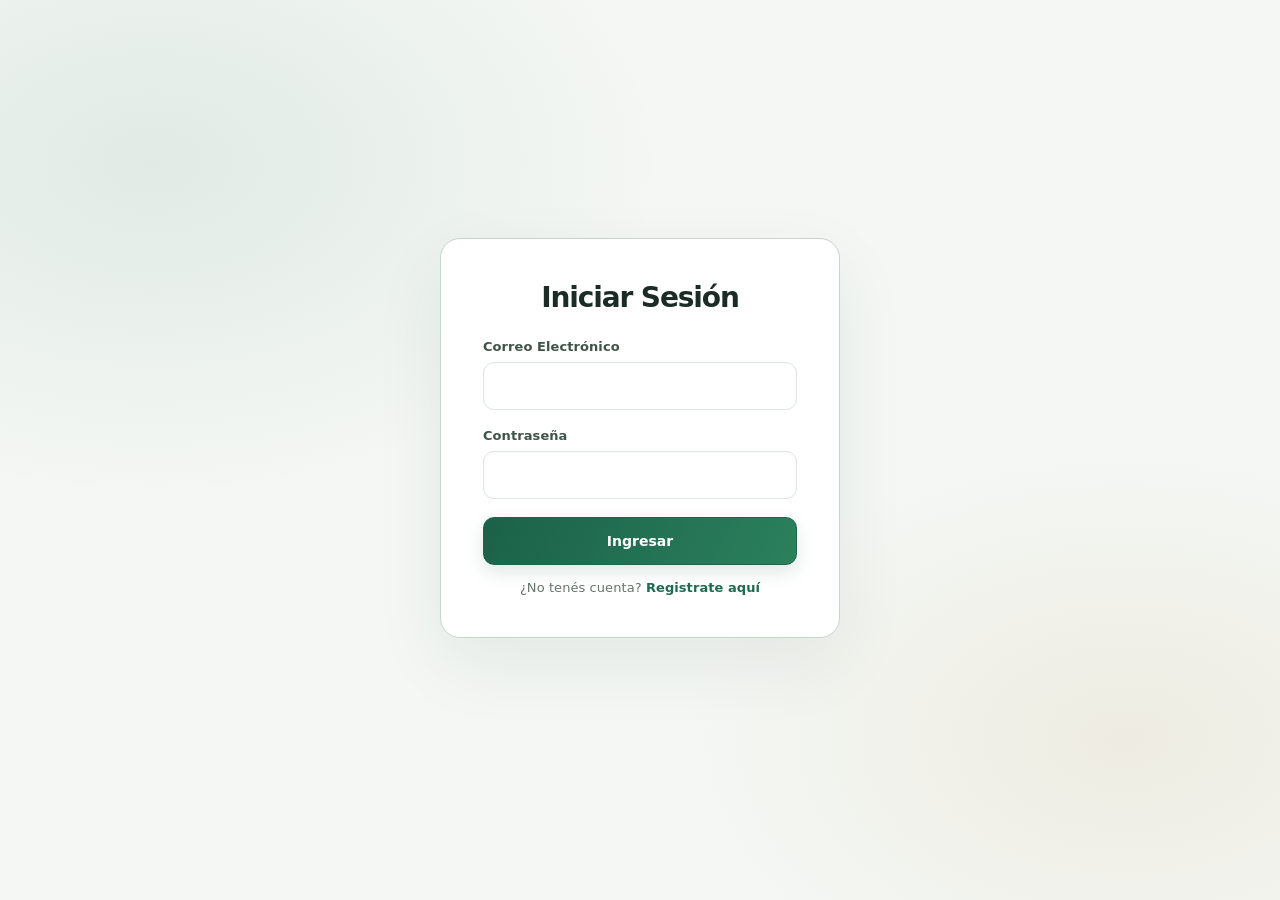
<file: develop/index.html>
<!doctype html>
<html lang="es"><head><meta charset="utf-8"><meta http-equiv="refresh" content="0; url=frontend/views/login.html"><meta name="viewport" content="width=device-width, initial-scale=1"><title>Finanty</title></head><body><p>Abriendo <a href="frontend/views/login.html">Finanty</a>…</p></body></html>
</file>
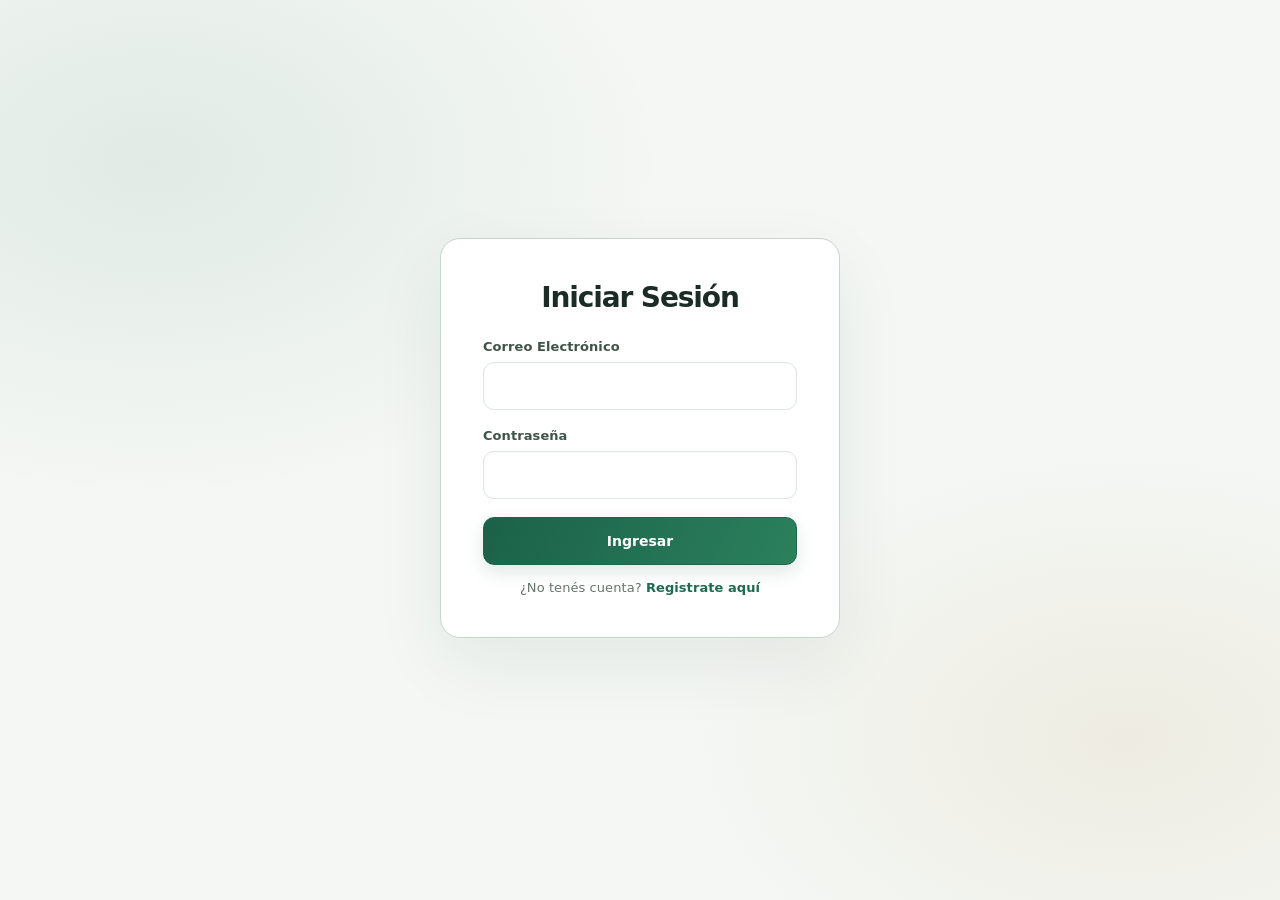
<file: develop/frontend/views/dashboard.html>
<!DOCTYPE html>
<html lang="es" data-theme="automatico">
<head>
    <meta charset="UTF-8">
    <meta name="viewport" content="width=device-width, initial-scale=1.0">
    <title>Finanty - Dashboard</title>
    <link rel="stylesheet" href="../css/themes.css">
    <link rel="stylesheet" href="../css/main.css">
    <script src="../js/auth.js" defer></script>
    <script src="../js/dashboard.js" defer></script>
</head>
<body>
    <div id="app">
        <aside id="sb">
            <div class="br">Finanty</div>
            <button class="ni on" onclick="window.location.href='dashboard.html'">📊 Dashboard</button>
            <button class="ni" onclick="window.location.href='movimientos.html'">💳 Movimientos</button>
            <button class="ni" onclick="window.location.href='settings.html'">⚙️ Configuración</button>
            <button class="ni" onclick="Auth.logout()" style="margin-top:40px; color:var(--er);">🚪 Cerrar Sesión</button>
        </aside>
        <main id="mn">
            <header class="hd">
                <div class="tt">Panel General</div>
            </header>
            <div id="vw">
                <div class="gr g3" style="margin-bottom:25px;">
                    <div class="kp">
                        <span class="kl">Total Ingresos</span>
                        <div class="kv pos" id="kpi-ingresos">$ 0.00</div>
                    </div>
                    <div class="kp">
                        <span class="kl">Total Gastos</span>
                        <div class="kv neg" id="kpi-gastos">$ 0.00</div>
                    </div>
                    <div class="kp">
                        <span class="kl">Balance Neto</span>
                        <div class="kv" id="kpi-balance">$ 0.00</div>
                    </div>
                </div>
                <div class="gr g2">
                    <div class="card">
                        <h3>Comparativa General</h3>
                        <div id="chartIG" class="chart-bars" aria-label="Comparación de ingresos y gastos"></div>
                    </div>
                    <div class="card">
                        <h3>Distribución de Gastos</h3>
                        <div id="chartCat" class="chart-bars chart-categories" aria-label="Gastos por categoría"></div>
                    </div>
                </div>
            </div>
        </main>
    </div>
</body>
</html>
</file>
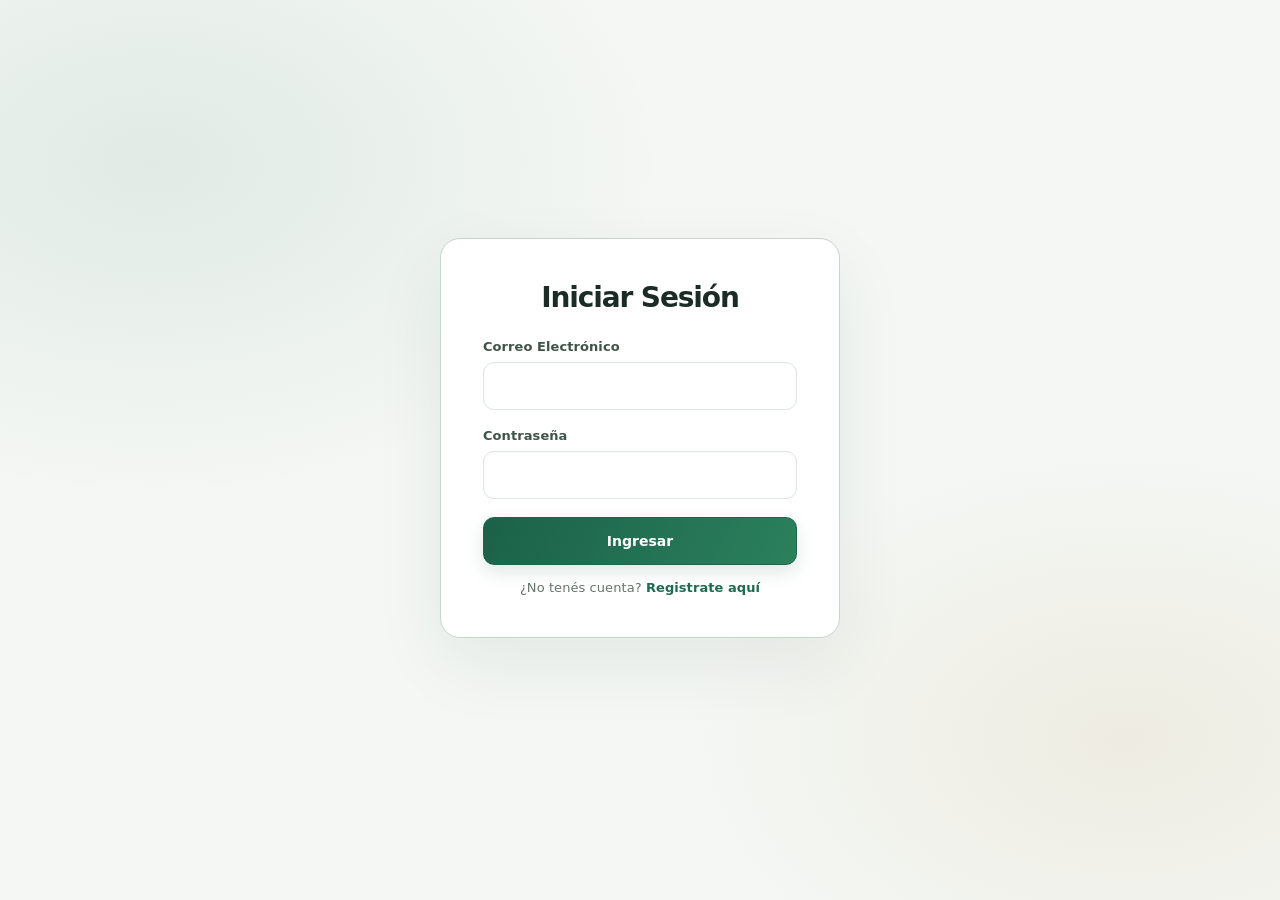
<file: develop/frontend/views/login.html>
<!DOCTYPE html>
<html lang="es">
<head>
    <meta charset="UTF-8">
    <title>Finanty - Iniciar Sesión</title>
    <link rel="stylesheet" href="../css/themes.css">
    <link rel="stylesheet" href="../css/main.css">
</head>
<body class="auth-page">
    <div class="card" style="width:100%; max-width:400px;">
        <h1>Iniciar Sesión</h1>
        
        <!-- Formulario corregido con las funciones exactas de auth.js -->
        <form onsubmit="event.preventDefault(); Auth.login(document.getElementById('l_email').value, document.getElementById('l_pass').value);">
            <div class="fl">
                <label>Correo Electrónico</label>
                <input type="email" id="l_email" required>
            </div>
            <div class="fl">
                <label>Contraseña</label>
                <input type="password" id="l_pass" required>
            </div>
            <button type="submit" class="btn pri" style="width:100%;">Ingresar</button>
        </form>
        
        <p style="margin-top:15px; text-align:center; font-size:13px;">¿No tenés cuenta? <a href="register.html">Registrate aquí</a></p>
    </div>
    <script src="../js/auth.js"></script>
</body>
</html>
</file>
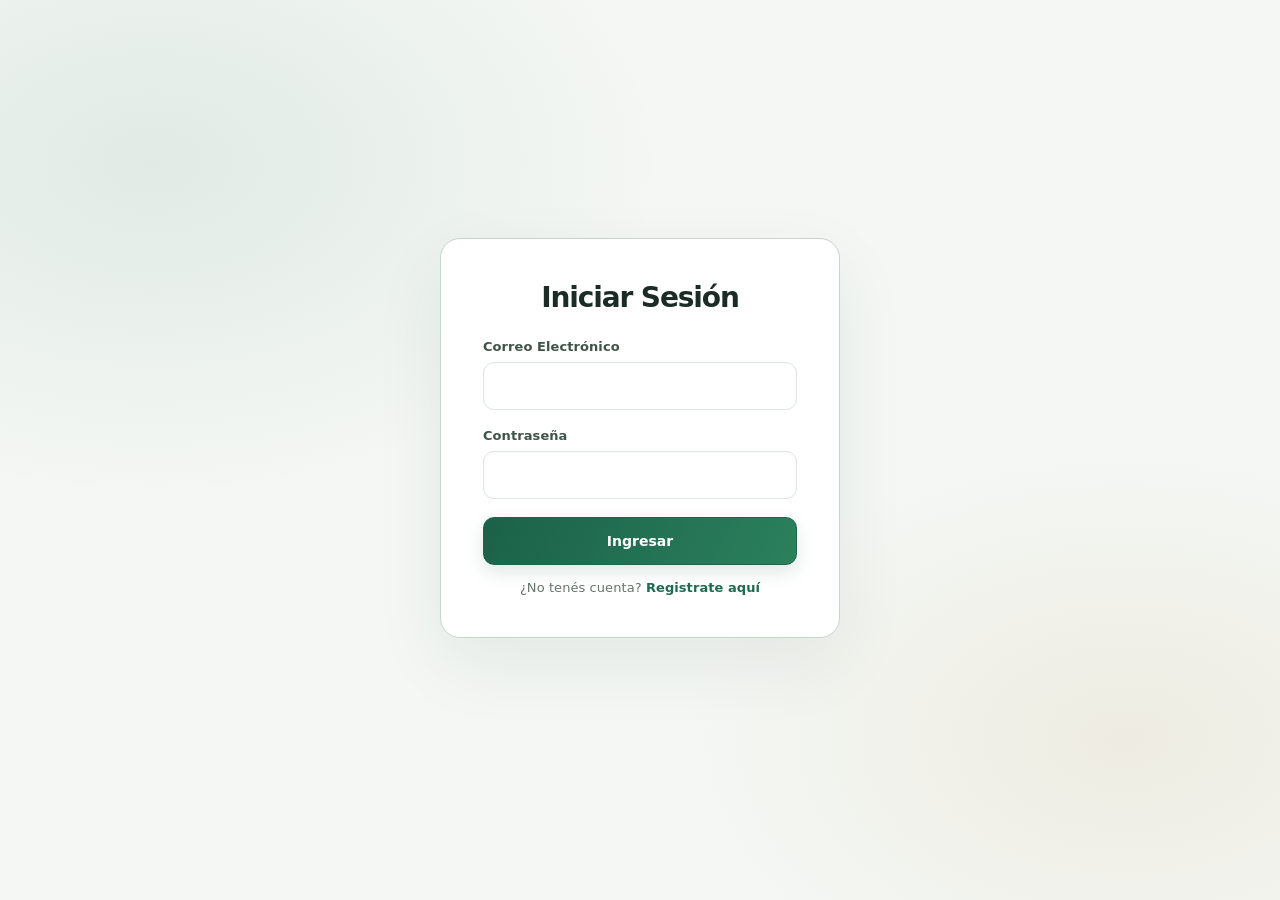
<file: develop/frontend/views/movimientos.html>
<!DOCTYPE html>
<html lang="es">
<head>
    <meta charset="UTF-8">
    <meta name="viewport" content="width=device-width, initial-scale=1.0">
    <title>Finanty - Movimientos</title>
    <link rel="stylesheet" href="../css/themes.css">
    <link rel="stylesheet" href="../css/main.css">
    <script src="../js/auth.js" defer></script>
    <script src="../js/movimientos.js" defer></script>
</head>
<body>
    <div id="app">
        <aside id="sb">
            <div class="br">Finanty</div>
            <button class="ni" onclick="window.location.href='dashboard.html'"><span class="nav-icon" aria-hidden="true">⌂</span>Dashboard</button>
            <button class="ni on" onclick="window.location.href='movimientos.html'"><span class="nav-icon" aria-hidden="true">↔</span>Movimientos</button>
            <button class="ni" onclick="window.location.href='settings.html'"><span class="nav-icon" aria-hidden="true">⚙</span>Configuración</button>
            <button class="ni logout-link" onclick="Auth.logout()" style="margin-top:auto; color:var(--er);"><span class="nav-icon" aria-hidden="true">↪</span>Cerrar sesión</button>
        </aside>
        <main id="mn">
            <header class="hd">
                <div class="tt">Registro de Movimientos</div>
            </header>
            <div id="vw">
                <section class="movement-heading">
                    <div><p class="eyebrow">MOVIMIENTOS</p><h1>Registrar y consultar</h1><p>Organizá tus ingresos y gastos en un solo lugar.</p></div>
                    <button class="btn pri" type="button" onclick="abrirModalNuevo()">＋ Agregar movimiento</button>
                </section>
                <div class="card filter-card">
                    <div>
                        <label for="filtro-desde">Desde</label>
                        <input type="date" id="filtro-desde" onchange="cargarTablaMovimientos()">
                    </div>
                    <div>
                        <label for="filtro-hasta">Hasta</label>
                        <input type="date" id="filtro-hasta" onchange="cargarTablaMovimientos()">
                    </div>
                    <div style="flex:1;">
                        <label for="filtro-categoria">Categoría</label>
                        <select id="filtro-categoria" onchange="cargarTablaMovimientos()"><option value="">Todas</option></select>
                    </div>
                    <div style="flex:1;">
                        <label for="filtro-medio">Medio de Pago</label>
                        <select id="filtro-medio" onchange="cargarTablaMovimientos()"><option value="">Todos</option></select>
                    </div>
                    <button class="btn" type="button" onclick="limpiarFiltros()">Limpiar filtros</button>
                </div>
                <div class="card">
                    <table>
                        <thead>
                            <tr>
                                <th>Fecha</th>
                                <th>Tipo</th>
                                <th>Comercio</th>
                                <th>Categoría</th>
                                <th>Medio de Pago</th>
                                <th>Monto</th>
                                <th>Acciones</th>
                            </tr>
                        </thead>
                        <tbody id="tabla-movimientos-body"></tbody>
                    </table>
                </div>
            </div>
        </main>
    </div>

    <!-- Formulario para crear y editar movimientos -->
    <div class="mbk" id="modal-movimiento" style="display:none;">
        <div class="md">
            <div class="mh">
                <h3 class="modal-title" id="titulo-modal-movimiento">Nuevo movimiento</h3>
                <button type="button" class="modal-close" onclick="cerrarModal()" aria-label="Cerrar">✕</button>
            </div>
            <form onsubmit="guardarMovimiento(event)">
                <div class="fl">
                    <label>Tipo</label>
                    <select id="f_type"><option value="gasto">Gasto</option><option value="ingreso">Ingreso</option></select>
                </div>
                <div class="fl">
                    <label>Monto ($)</label>
                    <input type="number" step="0.01" id="f_amount" required>
                </div>
                <div class="fl">
                    <label>Fecha</label>
                    <input type="date" id="f_date" required>
                </div>
                <div class="fl">
                    <label>Comercio / Lugar</label>
                    <input type="text" id="f_merchant">
                </div>
                <div class="fl">
                    <label>Categoría</label>
                    <select id="f_category"></select>
                </div>
                <div class="fl payment-type-field">
                    <label for="f_tipo_medio">Tipo de medio de pago</label>
                    <select id="f_tipo_medio" required><option value="">Seleccionar tipo</option></select>
                </div>
                <div class="fl payment-method-field">
                    <label for="f_medio">Medio de pago</label>
                    <select id="f_medio" required disabled><option value="">Primero seleccioná un tipo</option></select>
                </div>
                <div class="mf">
                    <button type="button" class="btn" onclick="cerrarModal()">Cancelar</button>
                    <button type="submit" class="btn pri">Guardar</button>
                </div>
            </form>
        </div>
    </div>
</body>
</html>
</file>
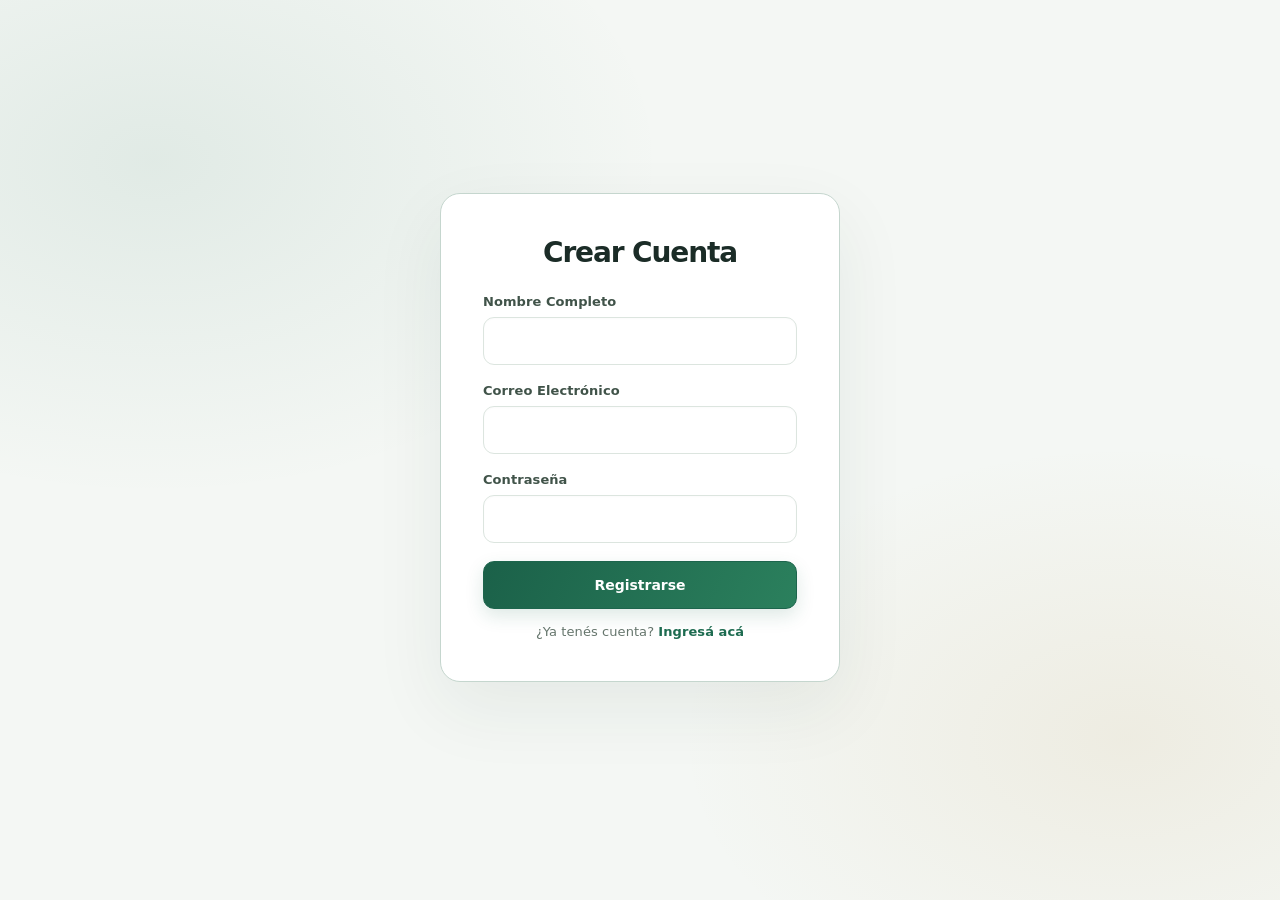
<file: develop/frontend/views/register.html>
<!DOCTYPE html>
<html lang="es">
<head>
    <meta charset="UTF-8">
    <title>Finanty - Registro</title>
    <link rel="stylesheet" href="../css/themes.css">
    <link rel="stylesheet" href="../css/main.css">
</head>
<body class="auth-page">
    <div class="card" style="width:100%; max-width:400px;">
        <h1>Crear Cuenta</h1>
        
        <!-- Formulario corregido con las funciones exactas de auth.js -->
        <form onsubmit="event.preventDefault(); Auth.register(document.getElementById('r_name').value, document.getElementById('r_email').value, document.getElementById('r_pass').value);">
            <div class="fl">
                <label>Nombre Completo</label>
                <input type="text" id="r_name" required>
            </div>
            <div class="fl">
                <label>Correo Electrónico</label>
                <input type="email" id="r_email" required>
            </div>
            <div class="fl">
                <label>Contraseña</label>
                <input type="password" id="r_pass" required>
            </div>
            <button type="submit" class="btn pri" style="width:100%;">Registrarse</button>
        </form>
        
        <p style="margin-top:15px; text-align:center; font-size:13px;">¿Ya tenés cuenta? <a href="login.html">Ingresá acá</a></p>
    </div>
    <script src="../js/auth.js"></script>
</body>
</html>
</file>
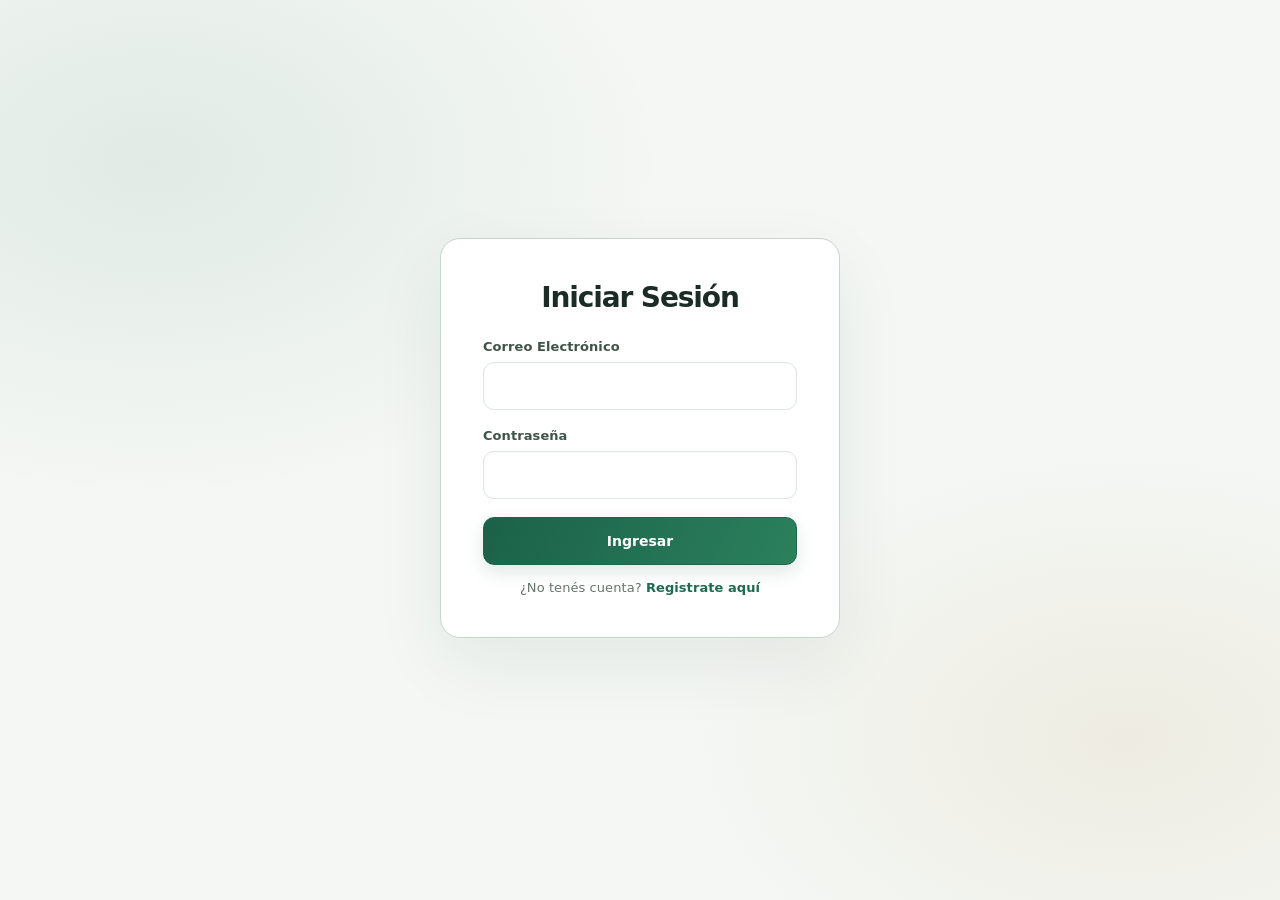
<file: develop/frontend/views/settings.html>
<!DOCTYPE html>
<html lang="es">
<head>
    <meta charset="UTF-8">
    <title>Finanty - Configuración</title>
    <link rel="stylesheet" href="../css/themes.css">
    <link rel="stylesheet" href="../css/main.css">
    <script src="../js/auth.js" defer></script>
    <script src="../js/settings.js" defer></script>
</head>
<body>
    <div id="app">
        <aside id="sb">
            <div class="br">Finanty</div>
            <button class="ni" onclick="window.location.href='dashboard.html'">📊 Dashboard</button>
            <button class="ni" onclick="window.location.href='movimientos.html'">💳 Movimientos</button>
            <button class="ni on" onclick="window.location.href='settings.html'">⚙️ Configuración</button>
            <button class="ni" onclick="Auth.logout()" style="margin-top:40px; color:var(--er);">🚪 Cerrar Sesión</button>
        </aside>
        <main id="mn">
            <header class="hd"><div class="tt">Configuración</div></header>
            <div id="vw">
                <section class="settings-intro"><div><p class="eyebrow">TU ESPACIO</p><h1>Configuración</h1><p>Personalizá Finanty y organizá tus categorías y medios de pago.</p></div><span class="demo-badge">Preferencias personales</span></section>
                <section class="card settings-section appearance-section">
                    <p class="section-kicker">PREFERENCIAS VISUALES</p><h2>Apariencia</h2><p class="section-description">Personalizá la apariencia de Finanty según tus preferencias.</p>
                    <div class="theme-options" role="radiogroup" aria-label="Esquema de color">
                        <label class="theme-option"><input type="radio" name="tema-card" value="claro"><span class="theme-preview preview-light"><i></i><b></b></span><strong>Claro</strong><small>Fondos claros y lectura cómoda</small></label>
                        <label class="theme-option"><input type="radio" name="tema-card" value="oscuro"><span class="theme-preview preview-dark"><i></i><b></b></span><strong>Oscuro</strong><small>Menos luz en ambientes oscuros</small></label>
                        <label class="theme-option"><input type="radio" name="tema-card" value="automatico"><span class="theme-preview preview-auto"><i></i><b></b></span><strong>Automático</strong><small>Sigue el tema de tu dispositivo</small></label>
                    </div>
                    <select id="tema-selector" class="theme-select-accessible" aria-label="Esquema de color"><option value="automatico">Automático</option><option value="claro">Modo Claro</option><option value="oscuro">Modo Oscuro</option></select>
                    <p class="settings-note">La preferencia se conserva en esta cuenta.</p>
                </section>
                <section class="card settings-section">
                    <p class="section-kicker">ORGANIZACIÓN</p><div class="section-title-row"><div><h2>Categorías</h2><p class="section-description">Organizá tus ingresos y gastos mediante categorías.</p></div><button class="btn pri" type="button" onclick="document.getElementById('cat-nombre').focus()">＋ Agregar categoría</button></div>
                    <form onsubmit="agregarCategoria(event)" class="settings-add-form category-add-form"><input type="text" id="cat-nombre" placeholder="Nombre de categoría" required><select id="cat-tipo"><option value="ingreso">Ingreso</option><option value="gasto">Gasto</option></select><button type="submit" class="btn pri">Agregar</button></form>
                    <div id="lista-categorias" class="category-groups"></div><p class="settings-note">Las categorías predeterminadas están protegidas; las personalizadas se pueden eliminar.</p>
                </section>
                <section class="card settings-section">
                    <p class="section-kicker">MEDIOS PARA TUS REGISTROS</p><div class="section-title-row"><div><h2>Tipos y medios de pago</h2><p class="section-description">Administrá los medios que utilizás para registrar tus ingresos y gastos.</p></div><button class="btn" type="button" onclick="document.getElementById('tipo-medio-nombre').focus()">＋ Agregar tipo</button></div>
                    <form onsubmit="agregarTipoMedio(event)" class="settings-add-form type-add-form"><input type="text" id="tipo-medio-nombre" placeholder="Nuevo tipo de medio" maxlength="50" required><button type="submit" class="btn">Agregar tipo</button></form><div id="lista-tipos-medios" class="payment-type-list"></div>
                    <form onsubmit="agregarMedio(event)" class="settings-add-form payment-add-form"><input type="text" id="medio-nombre" placeholder="Ej.: Visa del Banco Galicia" maxlength="50" required><select id="medio-tipo"></select><button type="submit" class="btn pri">Agregar medio</button></form><div id="lista-medios" class="payment-method-groups"></div>
                </section>
            </div>
        </main>
    </div>
</body>
</html>
</file>
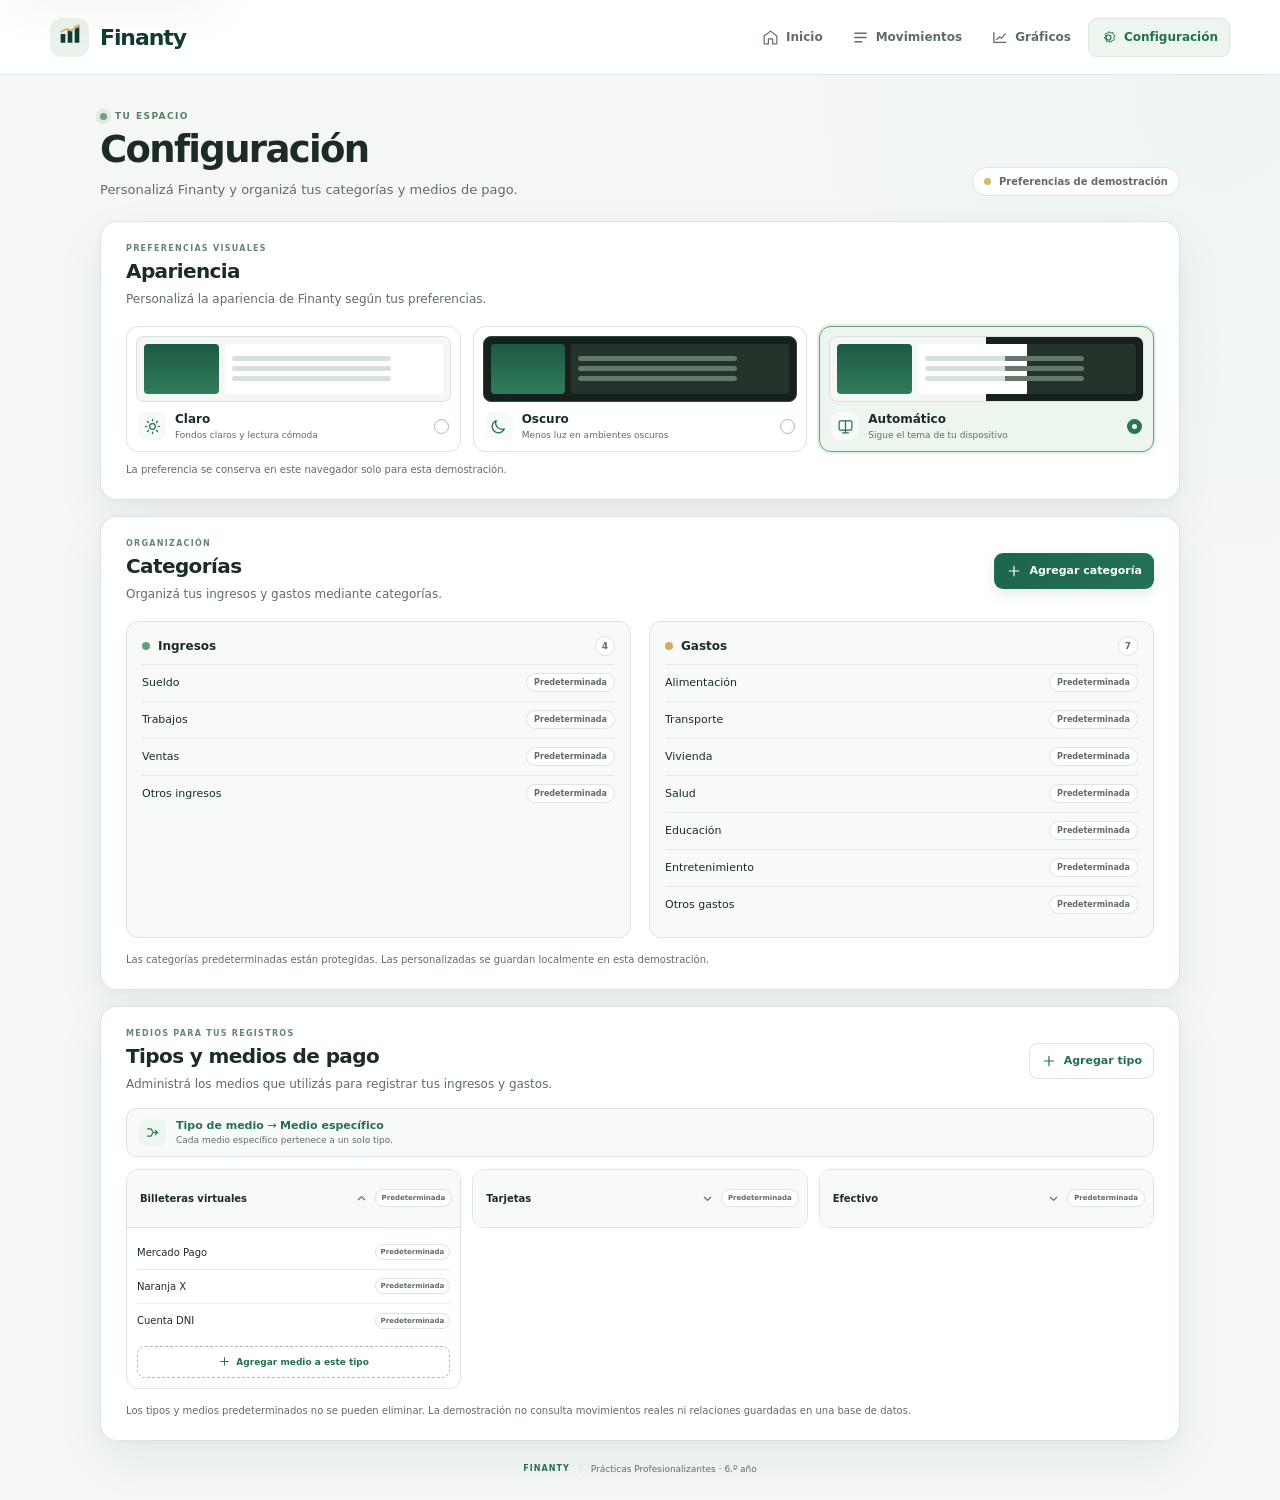
<file: feature-frontend/prototipos/configuracion/configuracion.html>
<!doctype html>
<html lang="es" data-theme="light">
<head>
  <meta charset="utf-8">
  <meta name="viewport" content="width=device-width, initial-scale=1">
  <meta name="theme-color" content="#f4f7f4">
  <meta name="description" content="Prototipo de configuración para la aplicación Finanty.">
  <title>Configuración — Finanty</title>
  <link rel="stylesheet" href="configuracion.css">
  <script src="configuracion.js" defer></script>
</head>
<body>
  <a class="skip-link" href="#settings-main">Saltar a Configuración</a>

  <header class="topbar">
    <div class="topbar-inner">
      <a class="brand-lock" href="#settings-main" aria-label="Finanty, ir al contenido principal">
        <span class="brand-mark" aria-hidden="true">
          <svg viewBox="0 0 48 48"><path d="M8 34h8V19H8v15Zm12 0h8V12h-8v22Zm12 0h8V6h-8v28Z" fill="currentColor"/><path d="m9 15 9-5 8 3 12-8" fill="none" stroke="#d9b66e" stroke-width="3" stroke-linecap="round" stroke-linejoin="round"/><circle cx="38" cy="5" r="3" fill="#d9b66e"/></svg>
        </span>
        <span class="brand-name">Finanty</span>
      </a>
      <nav class="top-nav" aria-label="Navegación de demostración">
        <button type="button" class="nav-button" data-demo-nav="Inicio" aria-label="Inicio, vista de demostración"><svg viewBox="0 0 24 24" aria-hidden="true"><path d="m3 10 9-7 9 7v10a1 1 0 0 1-1 1h-5v-7H9v7H4a1 1 0 0 1-1-1V10Z" fill="none" stroke="currentColor" stroke-width="1.7" stroke-linejoin="round"/></svg><span class="nav-label">Inicio</span></button>
        <button type="button" class="nav-button" data-demo-nav="Movimientos"><svg viewBox="0 0 24 24" aria-hidden="true"><path d="M4 6h16M4 12h16M4 18h10" fill="none" stroke="currentColor" stroke-width="1.8" stroke-linecap="round"/></svg><span class="nav-label">Movimientos</span></button>
        <button type="button" class="nav-button" data-demo-nav="Gráficos"><svg viewBox="0 0 24 24" aria-hidden="true"><path d="M4 19V5m0 14h17M8 15l4-4 3 2 5-6" fill="none" stroke="currentColor" stroke-width="1.8" stroke-linecap="round" stroke-linejoin="round"/></svg><span class="nav-label">Gráficos</span></button>
        <a class="nav-current" href="#settings-title" aria-current="page"><svg viewBox="0 0 24 24" aria-hidden="true"><path d="M12 8.5a3.5 3.5 0 1 0 0 7 3.5 3.5 0 0 0 0-7Z" fill="none" stroke="currentColor" stroke-width="1.6"/><path d="m19.4 13.5 1.1.9-1.1 1.9-1.4-.5a7.8 7.8 0 0 1-1.7 1l-.3 1.5h-2.2l-.4-1.4a7.6 7.6 0 0 1-2-.1l-.8 1.2-1.9-1.1.5-1.4a7.5 7.5 0 0 1-1-1.7l-1.5-.3v-2.2l1.4-.4a7.6 7.6 0 0 1 .1-2l-1.2-.8 1.1-1.9 1.4.5a7.5 7.5 0 0 1 1.7-1l.3-1.5h2.2l.4 1.4a7.6 7.6 0 0 1 2 .1l.8-1.2 1.9 1.1-.5 1.4a7.5 7.5 0 0 1 1 1.7l1.5.3v2.2l-1.4.4a7.6 7.6 0 0 1-.1 2Z" fill="none" stroke="currentColor" stroke-width="1.3" stroke-linejoin="round"/></svg><span>Configuración</span></a>
      </nav>
    </div>
  </header>

  <main class="page" id="settings-main">
    <div class="page-heading">
      <div>
        <p class="eyebrow"><span aria-hidden="true"></span> TU ESPACIO</p>
        <h1 id="settings-title">Configuración</h1>
        <p class="page-intro">Personalizá Finanty y organizá tus categorías y medios de pago.</p>
      </div>
      <span class="demo-badge"><span aria-hidden="true"></span> Preferencias de demostración</span>
    </div>

    <div class="announcement" id="announcement" role="status" aria-live="polite" tabindex="-1" hidden></div>

    <section class="settings-card appearance-card" aria-labelledby="appearance-title">
      <div class="section-heading">
        <div><p class="section-kicker">PREFERENCIAS VISUALES</p><h2 id="appearance-title">Apariencia</h2><p>Personalizá la apariencia de Finanty según tus preferencias.</p></div>
      </div>
      <fieldset class="theme-options" aria-describedby="theme-hint">
        <legend class="sr-only">Elegir tema visual</legend>
        <label class="theme-option" for="theme-light">
          <input id="theme-light" type="radio" name="theme" value="light">
          <span class="theme-choice">
            <span class="theme-preview preview-light" aria-hidden="true"><span class="mini-bar"></span><span class="mini-pane"><i></i><i></i><i></i></span></span>
            <span class="theme-label"><span class="theme-symbol" aria-hidden="true"><svg viewBox="0 0 24 24"><circle cx="12" cy="12" r="4" fill="none" stroke="currentColor" stroke-width="1.7"/><path d="M12 2v2m0 16v2M4.93 4.93l1.42 1.42m11.3 11.3 1.42 1.42M2 12h2m16 0h2M4.93 19.07l1.42-1.42m11.3-11.3 1.42-1.42" fill="none" stroke="currentColor" stroke-width="1.7" stroke-linecap="round"/></svg></span><span><strong>Claro</strong><small>Fondos claros y lectura cómoda</small></span><span class="radio-mark" aria-hidden="true"></span></span>
          </span>
        </label>
        <label class="theme-option" for="theme-dark">
          <input id="theme-dark" type="radio" name="theme" value="dark">
          <span class="theme-choice">
            <span class="theme-preview preview-dark" aria-hidden="true"><span class="mini-bar"></span><span class="mini-pane"><i></i><i></i><i></i></span></span>
            <span class="theme-label"><span class="theme-symbol" aria-hidden="true"><svg viewBox="0 0 24 24"><path d="M20.3 15.2A8.8 8.8 0 0 1 8.8 3.7 8.9 8.9 0 1 0 20.3 15.2Z" fill="none" stroke="currentColor" stroke-width="1.7" stroke-linecap="round" stroke-linejoin="round"/></svg></span><span><strong>Oscuro</strong><small>Menos luz en ambientes oscuros</small></span><span class="radio-mark" aria-hidden="true"></span></span>
          </span>
        </label>
        <label class="theme-option" for="theme-auto">
          <input id="theme-auto" type="radio" name="theme" value="auto">
          <span class="theme-choice">
            <span class="theme-preview preview-auto" aria-hidden="true"><span class="mini-bar"></span><span class="mini-pane"><i></i><i></i><i></i></span></span>
            <span class="theme-label"><span class="theme-symbol" aria-hidden="true"><svg viewBox="0 0 24 24"><rect x="3" y="4" width="18" height="13" rx="2" fill="none" stroke="currentColor" stroke-width="1.7"/><path d="M8 21h8m-4-4v4m0-17v13" fill="none" stroke="currentColor" stroke-width="1.7" stroke-linecap="round"/></svg></span><span><strong>Automático</strong><small>Sigue el tema de tu dispositivo</small></span><span class="radio-mark" aria-hidden="true"></span></span>
          </span>
        </label>
      </fieldset>
      <p class="section-hint" id="theme-hint">La preferencia se conserva en este navegador solo para esta demostración.</p>
    </section>

    <section class="settings-card categories-card" aria-labelledby="categories-title">
      <div class="section-heading section-heading-action">
        <div><p class="section-kicker">ORGANIZACIÓN</p><h2 id="categories-title">Categorías</h2><p>Organizá tus ingresos y gastos mediante categorías.</p></div>
        <button class="button button-primary button-compact" id="add-category" type="button"><svg viewBox="0 0 24 24" aria-hidden="true"><path d="M12 5v14M5 12h14" fill="none" stroke="currentColor" stroke-width="1.8" stroke-linecap="round"/></svg><span>Agregar categoría</span></button>
      </div>
      <div class="category-columns">
        <section class="category-group" aria-labelledby="income-heading">
          <div class="group-heading"><span class="group-dot income-dot" aria-hidden="true"></span><h3 id="income-heading">Ingresos</h3><span class="count-badge" id="income-count">0</span></div>
          <ul class="item-list" id="income-category-list" aria-label="Categorías de ingresos"></ul>
        </section>
        <section class="category-group" aria-labelledby="expense-heading">
          <div class="group-heading"><span class="group-dot expense-dot" aria-hidden="true"></span><h3 id="expense-heading">Gastos</h3><span class="count-badge" id="expense-count">0</span></div>
          <ul class="item-list" id="expense-category-list" aria-label="Categorías de gastos"></ul>
        </section>
      </div>
      <p class="section-hint">Las categorías predeterminadas están protegidas. Las personalizadas se guardan localmente en esta demostración.</p>
    </section>

    <section class="settings-card payments-card" aria-labelledby="payments-title">
      <div class="section-heading section-heading-action">
        <div><p class="section-kicker">MEDIOS PARA TUS REGISTROS</p><h2 id="payments-title">Tipos y medios de pago</h2><p>Administrá los medios que utilizás para registrar tus ingresos y gastos.</p></div>
        <button class="button button-secondary button-compact" id="add-payment-type" type="button"><svg viewBox="0 0 24 24" aria-hidden="true"><path d="M12 5v14M5 12h14" fill="none" stroke="currentColor" stroke-width="1.8" stroke-linecap="round"/></svg><span>Agregar tipo</span></button>
      </div>
      <p class="relation-hint"><span aria-hidden="true"><svg viewBox="0 0 24 24"><path d="M5 7h5l3 5h6m-3-3 3 3-3 3M5 17h5l3-5" fill="none" stroke="currentColor" stroke-width="1.7" stroke-linecap="round" stroke-linejoin="round"/></svg></span><span><strong>Tipo de medio</strong> <span aria-hidden="true">→</span> <strong>Medio específico</strong><small>Cada medio específico pertenece a un solo tipo.</small></span></p>
      <div class="payment-type-list" id="payment-type-list"></div>
      <p class="section-hint">Los tipos y medios predeterminados no se pueden eliminar. La demostración no consulta movimientos reales ni relaciones guardadas en una base de datos.</p>
    </section>

    <footer class="page-footer"><span>FINANTY</span><span>Prácticas Profesionalizantes · 6.º año</span></footer>
  </main>

  <dialog class="editor-dialog" id="editor-dialog" aria-labelledby="dialog-title" aria-describedby="dialog-help">
    <div class="dialog-heading">
      <div><p class="section-kicker">CONFIGURACIÓN LOCAL</p><h2 id="dialog-title">Agregar elemento</h2></div>
      <button class="icon-button close-dialog" id="close-dialog" type="button" aria-label="Cerrar ventana"><svg viewBox="0 0 24 24" aria-hidden="true"><path d="m6 6 12 12M18 6 6 18" fill="none" stroke="currentColor" stroke-width="1.8" stroke-linecap="round"/></svg></button>
    </div>
    <p class="dialog-help" id="dialog-help"></p>
    <form id="editor-form" novalidate>
      <div class="modal-field" id="category-kind-wrap" hidden>
        <label for="category-kind">Tipo de categoría <span class="required-mark" aria-hidden="true">*</span></label>
        <select id="category-kind" name="category-kind"><option value="income">Ingreso</option><option value="expense">Gasto</option></select>
      </div>
      <div class="modal-field" id="payment-type-wrap" hidden>
        <label for="payment-type-select">Tipo de medio de pago <span class="required-mark" aria-hidden="true">*</span></label>
        <select id="payment-type-select" name="payment-type"></select>
        <p class="field-hint">El medio específico se asociará a este tipo.</p>
      </div>
      <div class="modal-field">
        <label id="entity-name-label" for="entity-name">Nombre <span class="required-mark" aria-hidden="true">*</span></label>
        <input id="entity-name" name="name" type="text" maxlength="80" autocomplete="off" aria-describedby="entity-name-hint editor-error" required>
        <p class="field-hint" id="entity-name-hint">Usá un nombre fácil de reconocer.</p>
        <p class="field-error" id="editor-error" role="alert" hidden></p>
      </div>
      <div class="dialog-actions">
        <button class="button button-secondary" id="cancel-dialog" type="button">Cancelar</button>
        <button class="button button-primary" type="submit" id="save-dialog">Guardar</button>
      </div>
    </form>
  </dialog>
</body>
</html>
</file>
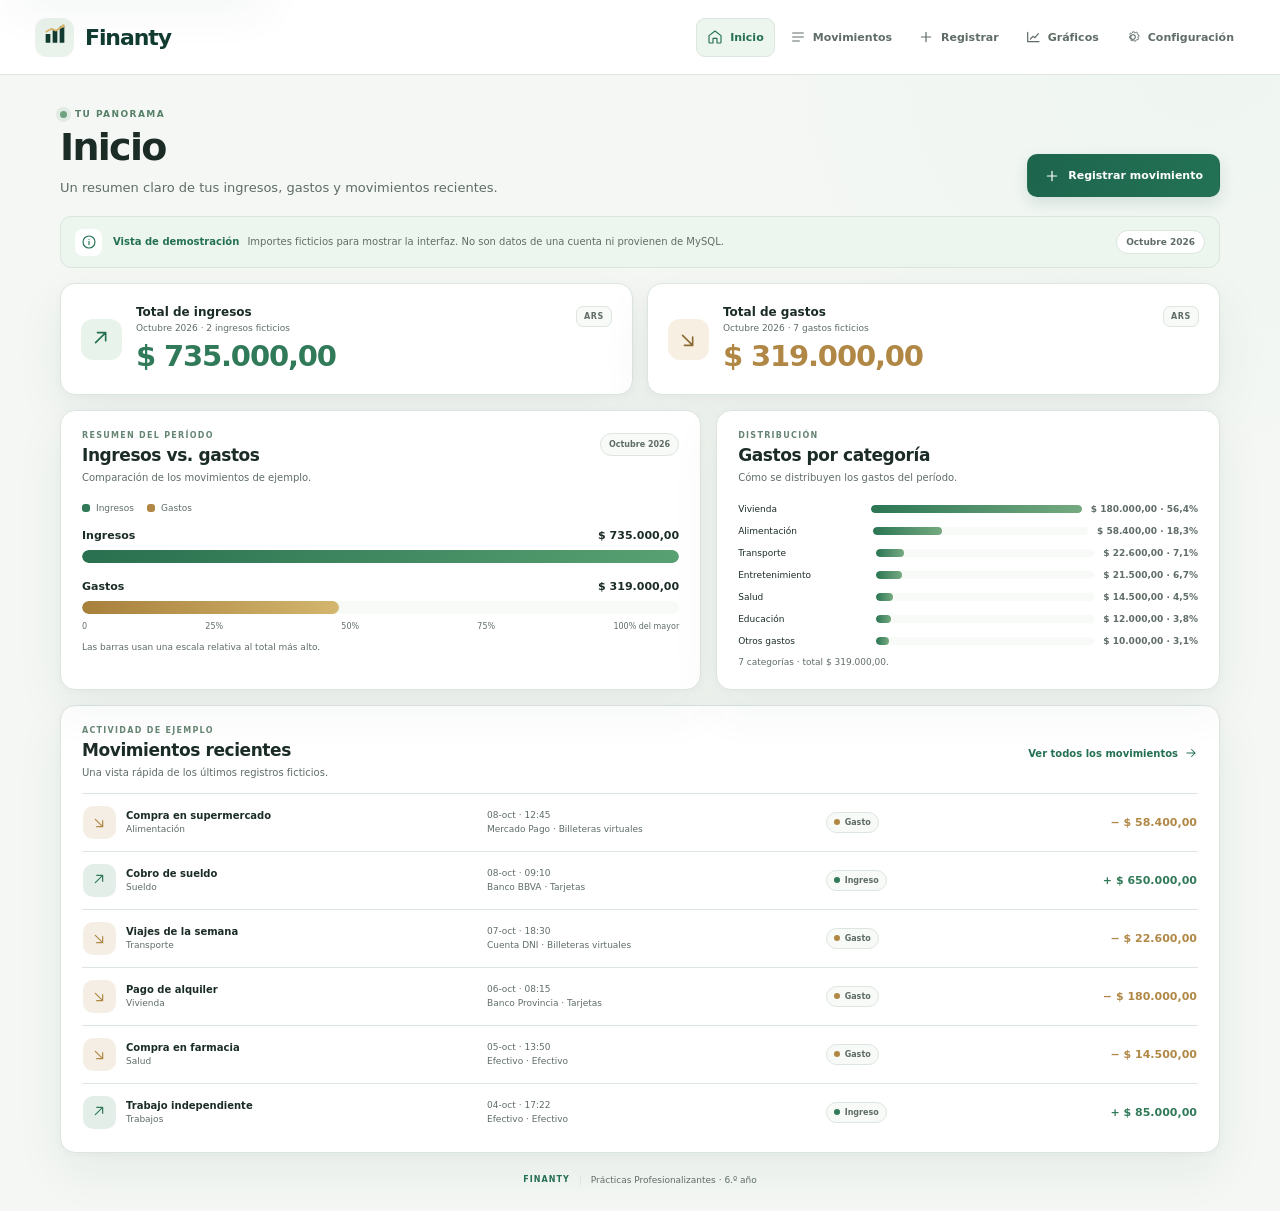
<file: feature-frontend/prototipos/dashboard/dashboard.html>
<!doctype html>
<html lang="es" data-theme="light">
<head>
  <meta charset="utf-8">
  <meta name="viewport" content="width=device-width, initial-scale=1">
  <meta name="theme-color" content="#f4f7f4">
  <meta name="description" content="Dashboard de demostración de la aplicación de finanzas personales Finanty.">
  <title>Inicio — Finanty</title>
  <link rel="stylesheet" href="dashboard.css">
  <script src="dashboard.js" defer></script>
</head>
<body>
  <a class="skip-link" href="#dashboard-main">Saltar al contenido principal</a>

  <header class="topbar">
    <div class="topbar-inner">
      <a class="brand-lock" href="#dashboard-main" aria-label="Finanty, inicio">
        <span class="brand-mark" aria-hidden="true">
          <svg viewBox="0 0 48 48"><path d="M8 34h8V19H8v15Zm12 0h8V12h-8v22Zm12 0h8V6h-8v28Z" fill="currentColor"/><path d="m9 15 9-5 8 3 12-8" fill="none" stroke="#d9b66e" stroke-width="3" stroke-linecap="round" stroke-linejoin="round"/><circle cx="38" cy="5" r="3" fill="#d9b66e"/></svg>
        </span>
        <span class="brand-name">Finanty</span>
      </a>
      <nav class="top-nav" aria-label="Secciones de Finanty">
        <a class="nav-link nav-active" href="#dashboard-title" aria-current="page"><svg viewBox="0 0 24 24" aria-hidden="true"><path d="m3 10 9-7 9 7v10a1 1 0 0 1-1 1h-5v-7H9v7H4a1 1 0 0 1-1-1V10Z" fill="none" stroke="currentColor" stroke-width="1.7" stroke-linejoin="round"/></svg><span>Inicio</span></a>
        <button class="nav-link" type="button" data-demo-section="Movimientos" aria-label="Movimientos, navegación pendiente de integración"><svg viewBox="0 0 24 24" aria-hidden="true"><path d="M4 6h16M4 12h16M4 18h10" fill="none" stroke="currentColor" stroke-width="1.8" stroke-linecap="round"/></svg><span>Movimientos</span></button>
        <a class="nav-link" href="../registro-movimientos/registro-movimientos.html"><svg viewBox="0 0 24 24" aria-hidden="true"><path d="M12 5v14M5 12h14" fill="none" stroke="currentColor" stroke-width="1.8" stroke-linecap="round"/></svg><span>Registrar</span></a>
        <button class="nav-link" type="button" data-demo-section="Gráficos" aria-label="Gráficos, navegación pendiente de integración"><svg viewBox="0 0 24 24" aria-hidden="true"><path d="M4 19V5m0 14h17M8 15l4-4 3 2 5-6" fill="none" stroke="currentColor" stroke-width="1.8" stroke-linecap="round" stroke-linejoin="round"/></svg><span>Gráficos</span></button>
        <a class="nav-link" href="../configuracion/configuracion.html"><svg viewBox="0 0 24 24" aria-hidden="true"><path d="M12 8.5a3.5 3.5 0 1 0 0 7 3.5 3.5 0 0 0 0-7Z" fill="none" stroke="currentColor" stroke-width="1.6"/><path d="m19.4 13.5 1.1.9-1.1 1.9-1.4-.5a7.8 7.8 0 0 1-1.7 1l-.3 1.5h-2.2l-.4-1.4a7.6 7.6 0 0 1-2-.1l-.8 1.2-1.9-1.1.5-1.4a7.5 7.5 0 0 1-1-1.7l-1.5-.3v-2.2l1.4-.4a7.6 7.6 0 0 1 .1-2l-1.2-.8 1.1-1.9 1.4.5a7.5 7.5 0 0 1 1.7-1l.3-1.5h2.2l.4 1.4a7.6 7.6 0 0 1 2 .1l.8-1.2 1.9 1.1-.5 1.4a7.5 7.5 0 0 1 1 1.7l1.5.3v2.2l-1.4.4a7.6 7.6 0 0 1-.1 2Z" fill="none" stroke="currentColor" stroke-width="1.3" stroke-linejoin="round"/></svg><span>Configuración</span></a>
      </nav>
    </div>
  </header>

  <main class="page" id="dashboard-main">
    <div class="welcome-row">
      <div>
        <p class="eyebrow"><span aria-hidden="true"></span> TU PANORAMA</p>
        <h1 id="dashboard-title">Inicio</h1>
        <p class="page-intro">Un resumen claro de tus ingresos, gastos y movimientos recientes.</p>
      </div>
      <a class="button button-primary register-cta" href="../registro-movimientos/registro-movimientos.html"><svg viewBox="0 0 24 24" aria-hidden="true"><path d="M12 5v14M5 12h14" fill="none" stroke="currentColor" stroke-width="1.8" stroke-linecap="round"/></svg><span>Registrar movimiento</span></a>
    </div>

    <div class="demo-banner" role="note">
      <span class="demo-icon" aria-hidden="true"><svg viewBox="0 0 24 24"><circle cx="12" cy="12" r="9" fill="none" stroke="currentColor" stroke-width="1.7"/><path d="M12 11v5m0-8h.01" fill="none" stroke="currentColor" stroke-width="1.7" stroke-linecap="round"/></svg></span>
      <span><strong>Vista de demostración</strong><span>Importes ficticios para mostrar la interfaz. No son datos de una cuenta ni provienen de MySQL.</span></span>
      <span class="period-badge" id="period-label">Octubre 2026</span>
    </div>

    <section class="summary-grid" aria-label="Resumen de ingresos y gastos">
      <article class="summary-card income-card">
        <div class="summary-icon income-icon" aria-hidden="true"><svg viewBox="0 0 24 24"><path d="M5 16 16 5M7 5h9v9" fill="none" stroke="currentColor" stroke-width="1.8" stroke-linecap="round" stroke-linejoin="round"/></svg></div>
        <div class="summary-copy"><p class="summary-label">Total de ingresos</p><p class="summary-period" id="income-period">Octubre 2026 · datos de ejemplo</p><p class="summary-value" id="income-total">—</p></div>
        <span class="summary-unit">ARS</span>
      </article>
      <article class="summary-card expense-card">
        <div class="summary-icon expense-icon" aria-hidden="true"><svg viewBox="0 0 24 24"><path d="M5 8 16 19M7 19h9v-9" fill="none" stroke="currentColor" stroke-width="1.8" stroke-linecap="round" stroke-linejoin="round"/></svg></div>
        <div class="summary-copy"><p class="summary-label">Total de gastos</p><p class="summary-period" id="expense-period">Octubre 2026 · datos de ejemplo</p><p class="summary-value" id="expense-total">—</p></div>
        <span class="summary-unit">ARS</span>
      </article>
    </section>

    <div class="dashboard-grid">
      <section class="panel comparison-panel" aria-labelledby="comparison-title">
        <div class="panel-heading">
          <div><p class="section-kicker">RESUMEN DEL PERÍODO</p><h2 id="comparison-title">Ingresos vs. gastos</h2><p>Comparación de los movimientos de ejemplo.</p></div>
          <span class="panel-period" id="comparison-period">Octubre 2026</span>
        </div>
        <div class="chart-legend" aria-label="Referencias del gráfico">
          <span><i class="legend-income" aria-hidden="true"></i>Ingresos</span>
          <span><i class="legend-expense" aria-hidden="true"></i>Gastos</span>
        </div>
        <div class="comparison-chart" id="comparison-chart" role="img" aria-label="Comparación de ingresos y gastos ficticios"></div>
        <div class="chart-scale" aria-hidden="true"><span>0</span><span>25%</span><span>50%</span><span>75%</span><span>100% del mayor</span></div>
        <p class="chart-footnote">Las barras usan una escala relativa al total más alto.</p>
      </section>

      <section class="panel categories-panel" aria-labelledby="category-chart-title">
        <div class="panel-heading">
          <div><p class="section-kicker">DISTRIBUCIÓN</p><h2 id="category-chart-title">Gastos por categoría</h2><p>Cómo se distribuyen los gastos del período.</p></div>
        </div>
        <div class="category-chart" id="category-chart" role="img" aria-label="Distribución ficticia de gastos por categoría"></div>
        <p class="chart-footnote" id="category-chart-note">Importes ficticios agrupados por categoría.</p>
      </section>
    </div>

    <section class="panel recent-panel" aria-labelledby="recent-title">
      <div class="panel-heading recent-heading">
        <div><p class="section-kicker">ACTIVIDAD DE EJEMPLO</p><h2 id="recent-title">Movimientos recientes</h2><p>Una vista rápida de los últimos registros ficticios.</p></div>
        <button class="text-link" type="button" data-demo-section="Movimientos">Ver todos los movimientos<svg viewBox="0 0 24 24" aria-hidden="true"><path d="M5 12h14m-6-6 6 6-6 6" fill="none" stroke="currentColor" stroke-width="1.8" stroke-linecap="round" stroke-linejoin="round"/></svg></button>
      </div>
      <ol class="recent-list" id="recent-list" aria-label="Movimientos ficticios más recientes"></ol>
    </section>

    <p class="pending-note" id="navigation-note" role="status" aria-live="polite" tabindex="-1" hidden></p>
    <footer class="page-footer"><span>FINANTY</span><span>Prácticas Profesionalizantes · 6.º año</span></footer>
  </main>
</body>
</html>
</file>
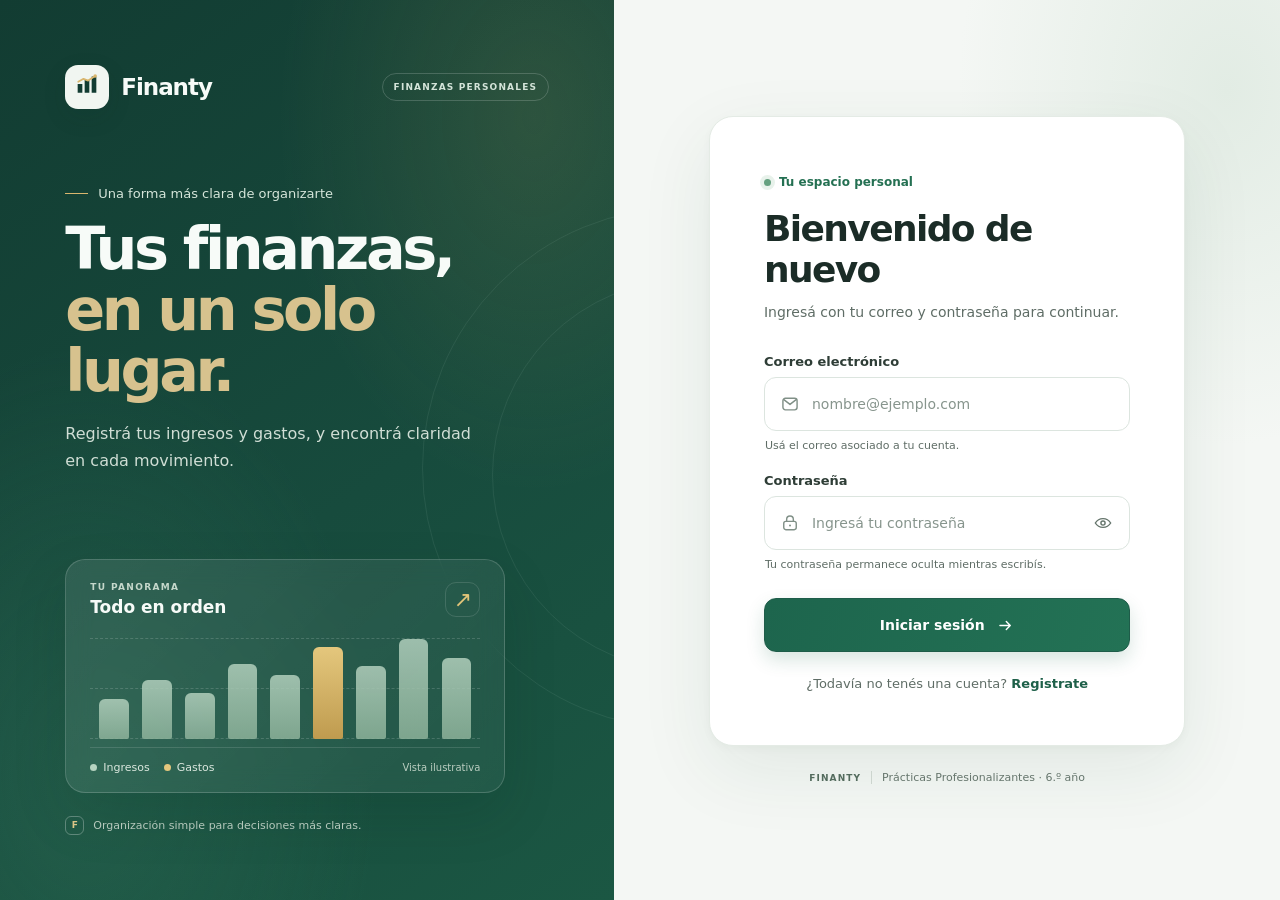
<file: feature-frontend/prototipos/inicio-sesion/inicio-sesion.html>
<!doctype html>
<html lang="es"><head><meta charset="utf-8"><meta name="viewport" content="width=device-width,initial-scale=1"><meta name="theme-color" content="#f4f7f4"><title>Iniciar sesión — Finanty</title><link rel="stylesheet" href="inicio-sesion.css"><script src="inicio-sesion.js" defer></script></head>
<body><a class="skip-link" href="#email">Saltar al formulario</a><main class="shell">
<section class="brand" aria-labelledby="hero-title"><div class="brand-inner">
<header class="brand-head"><a class="brand-lock" href="#" aria-label="Finanty, inicio"><span class="brand-mark" aria-hidden="true"><svg viewBox="0 0 48 48"><path d="M8 34h8V19H8v15Zm12 0h8V12h-8v22Zm12 0h8V6h-8v28Z" fill="currentColor"/><path d="m9 15 9-5 8 3 12-8" fill="none" stroke="#d9b66e" stroke-width="3" stroke-linecap="round" stroke-linejoin="round"/><circle cx="38" cy="5" r="3" fill="#d9b66e"/></svg></span><b>Finanty</b></a><span class="brand-tag">FINANZAS PERSONALES</span></header>
<div class="hero-copy"><p class="eyebrow"><i></i> Una forma más clara de organizarte</p><h1 id="hero-title">Tus finanzas,<br><em>en un solo lugar.</em></h1><p>Registrá tus ingresos y gastos, y encontrá claridad en cada movimiento.</p></div>
<div class="preview" aria-hidden="true"><div class="preview-head"><div><small>TU PANORAMA</small><strong>Todo en orden</strong></div><span class="trend">↗</span></div><div class="chart"><div class="guides"><i></i><i></i><i></i></div><div class="bars"><i style="--h:38%"></i><i style="--h:56%"></i><i style="--h:44%"></i><i style="--h:72%"></i><i style="--h:61%"></i><i class="gold" style="--h:88%"></i><i style="--h:70%"></i><i style="--h:96%"></i><i style="--h:78%"></i></div></div><div class="legend"><span><i></i>Ingresos</span><span><i></i>Gastos</span><small>Vista ilustrativa</small></div></div>
<p class="brand-note"><span>F</span> Organización simple para decisiones más claras.</p></div></section>
<section class="form-panel" aria-labelledby="form-title"><div class="form-wrap"><div class="form-card">
<div class="intro"><span class="kicker"><i></i> Tu espacio personal</span><h2 id="form-title">Bienvenido de nuevo</h2><p>Ingresá con tu correo y contraseña para continuar.</p></div>
<form id="login-form" novalidate>
<div class="field"><label for="email">Correo electrónico</label><div class="input-wrap"><svg class="input-icon" viewBox="0 0 24 24" aria-hidden="true"><rect x="3.5" y="5" width="17" height="14" rx="3" fill="none" stroke="currentColor" stroke-width="1.7"/><path d="m5 7 7 5.5L19 7" fill="none" stroke="currentColor" stroke-width="1.7" stroke-linecap="round" stroke-linejoin="round"/></svg><input id="email" name="email" type="email" inputmode="email" autocomplete="username" autocapitalize="none" spellcheck="false" placeholder="nombre@ejemplo.com" aria-describedby="email-hint email-error" required></div><p class="hint" id="email-hint">Usá el correo asociado a tu cuenta.</p><p class="error" id="email-error" aria-live="polite" hidden></p></div>
<div class="field"><label for="password">Contraseña</label><div class="input-wrap" id="password-wrap"><svg class="input-icon" viewBox="0 0 24 24" aria-hidden="true"><rect x="4.5" y="10" width="15" height="10" rx="2.5" fill="none" stroke="currentColor" stroke-width="1.7"/><path d="M8 10V7.5a4 4 0 0 1 8 0V10" fill="none" stroke="currentColor" stroke-width="1.7" stroke-linecap="round"/><circle cx="12" cy="15" r="1.2" fill="currentColor"/></svg><input id="password" name="password" type="password" autocomplete="current-password" placeholder="Ingresá tu contraseña" aria-describedby="password-hint password-error" required><button class="toggle" id="toggle-password" type="button" aria-label="Mostrar contraseña" aria-controls="password" aria-pressed="false"><svg viewBox="0 0 24 24" aria-hidden="true"><path d="M2.8 12s3.2-5.2 9.2-5.2 9.2 5.2 9.2 5.2-3.2 5.2-9.2 5.2S2.8 12 2.8 12Z" fill="none" stroke="currentColor" stroke-width="1.7"/><circle cx="12" cy="12" r="2.5" fill="none" stroke="currentColor" stroke-width="1.7"/></svg></button></div><p class="hint" id="password-hint">Tu contraseña permanece oculta mientras escribís.</p><p class="error" id="password-error" aria-live="polite" hidden></p></div>
<button class="submit" id="submit-button" type="submit"><span id="submit-label">Iniciar sesión</span><svg class="spinner" id="spinner" viewBox="0 0 24 24" aria-hidden="true" hidden><circle cx="12" cy="12" r="9" fill="none" stroke="currentColor" stroke-width="3" opacity=".3"/><path d="M21 12a9 9 0 0 0-9-9" fill="none" stroke="currentColor" stroke-width="3" stroke-linecap="round"/></svg><svg class="arrow" viewBox="0 0 24 24" aria-hidden="true"><path d="M5 12h13m-5-5 5 5-5 5" fill="none" stroke="currentColor" stroke-width="1.8" stroke-linecap="round" stroke-linejoin="round"/></svg></button><div class="feedback" id="form-feedback" role="status" aria-live="polite" tabindex="-1" hidden></div>
</form><p class="register">¿Todavía no tenés una cuenta? <a id="register-link" href="#registro">Registrate</a></p>
</div><footer class="footer"><b>FINANTY</b><span>Prácticas Profesionalizantes · 6.º año</span></footer></div></section></main></body></html>
</file>
<file: develop/frontend/css/themes.css>
:root{color-scheme:light;--bg:#f4f7f4;--sf:#fff;--sf2:#edf5ef;--tx:#1b2c27;--tx2:#405349;--mu:#65756c;--bd:#dce5df;--pr:#247052;--ok:#317a59;--er:#a02f32;--gold:#d9b66e;font-family:Inter,ui-sans-serif,system-ui,-apple-system,"Segoe UI",sans-serif}
[data-theme="oscuro"]{color-scheme:dark;--bg:#111914;--sf:#1b251f;--sf2:#263a2e;--tx:#e8eee9;--tx2:#c7d3ca;--mu:#a7b4aa;--bd:#39483e;--pr:#9ec6ab;--ok:#8ac39c;--er:#f2a0a0}
@media(prefers-color-scheme:dark){[data-theme="automatico"]{color-scheme:dark;--bg:#111914;--sf:#1b251f;--sf2:#263a2e;--tx:#e8eee9;--tx2:#c7d3ca;--mu:#a7b4aa;--bd:#39483e;--pr:#9ec6ab;--ok:#8ac39c;--er:#f2a0a0}}
</file>
<file: develop/frontend/css/main.css>
/* frontend/css/main.css */
* { box-sizing: border-box; margin: 0; padding: 0; }
body { background: var(--bg); color: var(--tx); font-family: system-ui, -apple-system, sans-serif; font-size: 15px; transition: background 0.3s, color 0.3s; }
html,body { width:100%; min-height:100%; }
body { min-width:320px; min-height:100vh; min-height:100dvh; }

#app { display: flex; width:100%; min-height:100vh; min-height:100dvh; }

/* Menú lateral moderno */
#sb { width: 260px; background: var(--sf); border-right: 1px solid var(--bd); padding: 25px 15px; position: sticky; top: 0; height: 100vh; display: flex; flex-direction: column; }
.br { font-weight: 800; font-size: 24px; padding: 10px; color: var(--pr); letter-spacing: -1px; margin-bottom: 30px; display: flex; align-items: center; gap: 8px; }

.ni { display: flex; align-items: center; width: 100%; padding: 12px 16px; border: 0; background: none; text-align: left; color: var(--tx2); cursor: pointer; font-weight: 600; font-size: 14px; border-radius: 10px; margin-bottom: 6px; transition: all 0.2s; }
.ni:hover { background: var(--sf2); color: var(--tx); transform: translateX(3px); }
.ni.on { background: var(--pr); color: #fff; box-shadow: 0 4px 12px rgba(79, 70, 229, 0.25); }

/* Header y Contenedores */
.hd { background: var(--sf); border-bottom: 1px solid var(--bd); padding: 18px 30px; display: flex; align-items: center; justify-content: space-between; }
.hd .tt { font-size: 20px; font-weight: 700; letter-spacing: -0.5px; }

#vw { padding: 30px; width: 100%; max-width: 1300px; margin: 0 auto; }

/* Botones con relieves suaves */
.btn { display: inline-flex; align-items: center; justify-content: center; padding: 10px 18px; border: 1px solid var(--bd); background: var(--sf); color: var(--tx); border-radius: 10px; font-weight: 600; font-size: 14px; cursor: pointer; transition: all 0.15s; }
.btn:hover { background: var(--sf2); }
.btn.pri { background: var(--pr); border-color: var(--pr); color: #fff; box-shadow: 0 2px 6px rgba(79, 70, 229, 0.2); }
.btn.pri:hover { opacity: 0.95; transform: translateY(-1px); }
.btn.dng { background: var(--er); border-color: var(--er); color: #fff; }
.btn.sm { padding: 6px 12px; font-size: 12px; border-radius: 6px; }

/* Tarjetas Informativas Avanzadas */
.card { background: var(--sf); border: 1px solid var(--bd); border-radius: 16px; padding: 24px; margin-bottom: 25px; box-shadow: 0 4px 6px -1px rgba(0,0,0,0.02), 0 2px 4px -1px rgba(0,0,0,0.01); }
.card h3 { font-size: 13px; color: var(--mu); text-transform: uppercase; font-weight: 700; margin-bottom: 15px; letter-spacing: 0.8px; }

.gr { display: grid; gap: 24px; }
.g3 { grid-template-columns: repeat(3, 1fr); }
.g2 { grid-template-columns: repeat(2, 1fr); }

.kp { background: var(--sf); border: 1px solid var(--bd); border-radius: 14px; padding: 20px; box-shadow: 0 2px 4px rgba(0,0,0,0.01); position: relative; overflow: hidden; }
.kp .kl { font-size: 13px; color: var(--mu); font-weight: 600; text-transform: uppercase; }
.kp .kv { font-size: 28px; font-weight: 800; margin-top: 8px; letter-spacing: -0.5px; }

/* Tablas Corporativas */
table { width: 100%; border-collapse: collapse; margin-top: 10px; }
th { text-align: left; padding: 14px; border-bottom: 2px solid var(--bd); color: var(--mu); font-size: 11px; font-weight: 700; text-transform: uppercase; letter-spacing: 0.5px; }
td { padding: 14px; border-bottom: 1px solid var(--bd); color: var(--tx); font-size: 14.5px; }
tr:hover td { background: var(--sf2); }

.fl { margin-bottom: 18px; }
.fl label { display: block; font-size: 13px; font-weight: 600; margin-bottom: 8px; color: var(--tx2); }
input, select { width: 100%; padding: 11px 14px; border-radius: 10px; border: 1px solid var(--bd); background: var(--sf); color: var(--tx); font-size: 14.5px; transition: border 0.2s; }
input:focus, select:focus { border-color: var(--pr); box-shadow: 0 0 0 3px rgba(79, 70, 229, 0.15); outline: none; }

/* Modales */
.mbk { position: fixed; inset: 0; background: rgba(15, 23, 42, 0.4); backdrop-filter: blur(4px); display: flex; align-items: center; justify-content: center; z-index: 1000; }
.md { background: var(--sf); padding: 30px; border-radius: 16px; width: 100%; max-width: 520px; border: 1px solid var(--bd); box-shadow: 0 20px 25px -5px rgba(0,0,0,0.1); }

/* Estilo del logo y formularios de acceso */
.br:before{content:"";width:35px;height:35px;flex:0 0 35px;border-radius:10px;background:#eaf2ec url("../assets/finanty-mark.svg") center/contain no-repeat;box-shadow:inset 0 0 0 1px #dce5df}
.auth-page{min-height:100vh;display:grid;place-items:center;padding:24px;background:radial-gradient(ellipse at 90% 8%,#e2ece4 0,transparent 34%),var(--bg)}
.auth-page .card{width:min(100%,440px);padding:clamp(28px,5vw,42px);border-radius:20px;box-shadow:0 24px 70px #183c2915}
.auth-page h1,.auth-page h2{text-align:center;margin:0 0 25px;color:var(--tx);font-size:28px;letter-spacing:-.04em}
.auth-page .fl{margin-bottom:18px}.auth-page .fl label{margin-bottom:8px;color:var(--tx2)}
.auth-page input{min-height:48px;border-radius:11px}.auth-page .btn{min-height:48px;border-radius:11px}
.auth-page p{margin-top:18px;color:var(--mu);text-align:center;font-size:13px}.auth-page a{color:var(--pr);font-weight:700;text-decoration:none}.auth-page a:hover{text-decoration:underline}
.br:before{content:"";width:35px;height:35px;flex:0 0 35px;border-radius:10px;background:#eaf2ec url("../assets/finanty-mark.svg") center/contain no-repeat;box-shadow:inset 0 0 0 1px #dce5df}
.ni.on{background:var(--pr);border-color:var(--pr);color:#fff;box-shadow:0 5px 14px color-mix(in srgb,var(--pr) 24%,transparent)}
.btn.pri{background:linear-gradient(110deg,#1d654d,#287958);border-color:#1d654d;box-shadow:0 6px 16px #1d654d24}.btn.pri:hover{background:#174b3d}
.pos{color:var(--ok);font-weight:700}.neg{color:var(--er);font-weight:700}
.dashboard-welcome{display:flex;align-items:flex-end;justify-content:space-between;gap:18px;margin:0 0 22px}.dashboard-welcome h1{margin:0;color:var(--tx);font-size:clamp(28px,4vw,38px);letter-spacing:-.045em}.dashboard-welcome p{margin:6px 0 0;color:var(--mu);font-size:13px}.dashboard-cta{white-space:nowrap}
.kp{border-radius:16px;box-shadow:0 12px 30px #183c290b}.kp:before{position:absolute;inset:0 0 auto;height:3px;content:"";background:linear-gradient(90deg,#247052,#d9b66e)}.kp .kl{letter-spacing:.055em}.kp .kv{font-variant-numeric:tabular-nums}
.card{border-radius:16px;box-shadow:0 12px 30px #183c2909}.card h3{color:var(--tx);letter-spacing:-.02em}.chart-bars{display:grid;gap:17px;padding:17px 2px 7px}.chart-row{display:grid;gap:8px}.chart-label{display:flex;justify-content:space-between;gap:12px;color:var(--tx2);font-size:12px}.chart-label strong{color:var(--tx);font-variant-numeric:tabular-nums}.chart-track{height:12px;overflow:hidden;border-radius:99px;background:var(--sf2)}.chart-fill{height:100%;display:block;border-radius:inherit;transition:width .35s ease}.chart-fill.income,.chart-fill.category{background:linear-gradient(90deg,#28704f,#65a77c)}.chart-fill.expense{background:linear-gradient(90deg,#a7803c,#d4b66e)}.empty-state{margin:0;padding:18px 12px;color:var(--mu);text-align:center;font-size:13px}
.setting-row{display:flex;align-items:center;justify-content:space-between;gap:12px;padding:11px 3px;border-bottom:1px solid var(--bd);font-size:13px}.setting-row:last-child{border-bottom:0}.setting-row b{font-weight:680}.setting-row small,.setting-row span>b{color:var(--mu)}.setting-row .btn{flex:0 0 auto}
.recent-card{margin-top:18px}.recent-list{display:grid;gap:0;margin:0;padding:0;list-style:none}.recent-item{display:flex;align-items:center;gap:12px;padding:12px 3px;border-top:1px solid var(--bd)}.recent-icon{width:36px;height:36px;display:grid;place-items:center;flex:0 0 auto;border-radius:11px;background:var(--sf2)}.recent-detail{min-width:0;flex:1}.recent-detail strong,.recent-detail small{display:block;overflow:hidden;text-overflow:ellipsis;white-space:nowrap}.recent-detail strong{font-size:12px}.recent-detail small{margin-top:3px;color:var(--mu);font-size:10px}.recent-amount{font-size:12px;font-weight:750;font-variant-numeric:tabular-nums;white-space:nowrap}.recent-amount.income{color:var(--ok)}.recent-amount.expense{color:#a7803c}
.filter-card{display:flex;align-items:flex-end;gap:14px}.filter-card>div{flex:1}.modal-title{font-size:17px;font-weight:700}.modal-close{width:34px;height:34px;border:0;border-radius:9px;color:var(--mu);background:var(--sf2);font-size:17px}
.inline-form{display:flex;align-items:center;gap:10px;margin-bottom:15px}.inline-form input{min-width:130px}.movement-actions{white-space:nowrap}.movement-actions .btn{margin-right:4px}.default-badge{display:inline-flex;align-items:center;border-radius:99px;padding:4px 9px;background:var(--sf2);color:var(--pr);font-size:11px;font-weight:700}
.chart-canvas-wrap{position:relative;width:100%;height:240px}.chart-canvas-wrap canvas{max-width:100%}
@media(max-width:700px){.dashboard-welcome{align-items:flex-start;flex-direction:column}.dashboard-cta{width:100%}.filter-card{align-items:stretch;flex-direction:column;gap:10px}.filter-card>div{width:100%}.inline-form{align-items:stretch;flex-direction:column}.kp .kv{font-size:clamp(18px,5vw,25px)}}

/* Refinamientos de interfaz */
#mn{min-width:0;flex:1;background:linear-gradient(145deg,color-mix(in srgb,var(--sf2) 34%,var(--bg)),var(--bg) 42%)}
#sb{z-index:2;box-shadow:8px 0 28px #13261a08}
.br{padding:10px 12px;margin-bottom:28px;letter-spacing:-1.2px}
.ni{gap:12px;min-height:46px;border:1px solid transparent;letter-spacing:.01em}
.ni.on{background:color-mix(in srgb,var(--pr) 12%,var(--sf));border-color:color-mix(in srgb,var(--pr) 18%,var(--bd));color:var(--pr);box-shadow:none}
.ni.on:hover{background:color-mix(in srgb,var(--pr) 16%,var(--sf))}
.nav-icon{display:grid;place-items:center;width:25px;height:25px;flex:0 0 25px;border-radius:8px;background:var(--sf2);color:var(--tx2);font-size:16px;font-weight:700;line-height:1}
.ni.on .nav-icon{background:var(--pr);color:white}
.logout-link{margin-top:auto;border-top:1px solid var(--bd);border-radius:0;padding-top:18px}
.hd{position:sticky;top:0;z-index:1;min-height:68px;backdrop-filter:blur(14px);background:color-mix(in srgb,var(--sf) 90%,transparent)}
#vw{flex:1;min-width:0;width:100%;margin:0;padding:clamp(20px,3vw,36px);max-width:none}
.dashboard-welcome{position:relative;overflow:hidden;padding:clamp(22px,3vw,34px);border:1px solid color-mix(in srgb,var(--pr) 15%,var(--bd));border-radius:22px;background:linear-gradient(115deg,color-mix(in srgb,var(--pr) 9%,var(--sf)),var(--sf) 58%);box-shadow:0 18px 46px #183c2908}
.dashboard-welcome:after{position:absolute;right:-72px;top:-112px;width:280px;height:280px;border:1px solid color-mix(in srgb,var(--pr) 15%,transparent);border-radius:50%;box-shadow:0 0 0 25px color-mix(in srgb,var(--pr) 3%,transparent),0 0 0 55px color-mix(in srgb,var(--pr) 2%,transparent);content:"";pointer-events:none}
.dashboard-welcome>div,.dashboard-welcome>.dashboard-cta{position:relative;z-index:1}
.eyebrow{color:var(--pr)!important;font-size:10px!important;font-weight:800;letter-spacing:.14em}
.dashboard-welcome h1{font-size:clamp(28px,3.4vw,40px);line-height:1.12}
.dashboard-welcome>div>p:last-child{max-width:470px;margin-top:10px;font-size:14px}
.dashboard-cta{min-height:46px;padding-inline:20px;border-radius:12px}
.gr{gap:18px}
.kp{min-height:126px;padding:22px;border-radius:17px;transition:transform .2s ease,box-shadow .2s ease}
.kp:hover{transform:translateY(-2px);box-shadow:0 16px 34px #183c2913}
.kp .kl{font-size:11px;letter-spacing:.09em}
.kp .kv{margin-top:13px;font-size:clamp(22px,2.2vw,30px)}
.card{padding:clamp(18px,2vw,25px);border-radius:18px}
.card h3{display:flex;align-items:center;gap:10px;margin-bottom:18px;font-size:15px}
.card h3:before{width:4px;height:17px;border-radius:9px;background:linear-gradient(var(--pr),var(--gold));content:""}
.chart-area{min-height:232px;display:grid;place-items:center}
.donut-layout{width:100%;display:grid;grid-template-columns:minmax(150px,.85fr) minmax(150px,1fr);align-items:center;gap:clamp(12px,2vw,26px)}
.donut-visual{position:relative;width:min(100%,220px);aspect-ratio:1;margin:auto}
.donut-svg{display:block;width:100%;height:100%;overflow:visible;transform:rotate(-90deg)}
.donut-svg circle{transition:stroke-dasharray .35s ease;stroke-linejoin:round}
.donut-center{position:absolute;inset:25%;display:flex;flex-direction:column;align-items:center;justify-content:center;text-align:center;pointer-events:none}
.donut-center span{max-width:100%;overflow:hidden;color:var(--mu);font-size:10px;font-weight:700;letter-spacing:.035em;text-overflow:ellipsis;white-space:nowrap}
.donut-center strong{max-width:100%;margin-top:5px;overflow:hidden;color:var(--tx);font-size:clamp(12px,1.2vw,16px);font-variant-numeric:tabular-nums;text-overflow:ellipsis;white-space:nowrap}
.donut-legend{display:grid;gap:11px;max-height:205px;margin:0;padding:0 4px 0 0;overflow:auto;list-style:none}
.donut-legend-item{min-width:0;display:grid;grid-template-columns:9px minmax(0,1fr) auto;align-items:center;gap:8px;color:var(--tx2);font-size:11px}
.donut-swatch{width:8px;height:8px;border-radius:50%;background:var(--swatch)}
.donut-legend-name{overflow:hidden;text-overflow:ellipsis;white-space:nowrap}
.donut-legend-item strong{color:var(--tx);font-size:11px;font-variant-numeric:tabular-nums;white-space:nowrap}
.recent-card{margin-top:20px}
.recent-item{padding:14px 4px}
.recent-icon{width:34px;height:34px;font-weight:800}
.recent-icon.income{color:var(--ok)}.recent-icon.expense{color:#a7803c}
.recent-amount{font-variant-numeric:tabular-nums}
.btn,.ni,input,select{font-family:inherit}
.btn:focus-visible,.ni:focus-visible,a:focus-visible,input:focus-visible,select:focus-visible{outline:3px solid color-mix(in srgb,var(--pr) 45%,transparent);outline-offset:2px}
.filter-card{flex-wrap:wrap;padding:18px}
.filter-card label{display:block;margin-bottom:7px;color:var(--mu);font-size:11px;font-weight:700;letter-spacing:.04em}
table{overflow:hidden;border:1px solid var(--bd);border-radius:12px}
th{background:var(--sf2)}
tbody tr:last-child td{border-bottom:0}
.mh,.mf{display:flex;align-items:center;justify-content:space-between;gap:12px}
.mf{justify-content:flex-end;margin-top:20px}
.modal-close{cursor:pointer}
.setting-row{padding:14px 4px}
@media(max-width:980px){.g3{grid-template-columns:repeat(2,minmax(0,1fr))}.g3 .kp:last-child{grid-column:1/-1}.donut-layout{grid-template-columns:1fr}.donut-visual{width:min(100%,190px)}.donut-legend{width:100%;max-width:360px;margin:0 auto}}
@media(max-width:700px){#app{display:block}#sb{position:relative;width:100%;height:auto;min-height:0;padding:12px;display:grid;grid-template-columns:repeat(3,minmax(0,1fr));gap:6px;border-right:0;border-bottom:1px solid var(--bd)}.br{grid-column:1/-1;margin:0;padding:4px 8px;font-size:20px}.br:before{width:29px;height:29px;flex-basis:29px}.ni{justify-content:center;gap:7px;padding:9px 6px;margin:0;font-size:11px}.logout-link{grid-column:1/-1;margin:4px 0 0!important;border-top:1px solid var(--bd);padding-top:10px}#mn{width:100%}.hd{position:relative;padding:14px 18px}.hd .tt{font-size:17px}#vw{padding:18px 14px}.dashboard-welcome{border-radius:17px}.dashboard-welcome:after{right:-170px}.gr.g3{grid-template-columns:1fr 1fr;gap:10px}.kp{min-height:106px;padding:15px}.kp .kv{font-size:clamp(17px,5vw,24px)}.g2{grid-template-columns:1fr;gap:12px}.card{padding:17px}.donut-layout{grid-template-columns:minmax(120px,.8fr) minmax(130px,1fr);gap:10px}.donut-visual{width:min(100%,170px)}.donut-legend{gap:9px}.donut-legend-item{grid-template-columns:8px minmax(0,1fr);font-size:10px}.donut-legend-item strong{grid-column:2}.filter-card{padding:14px}.filter-card>div{flex:1 1 42%}.filter-card .btn{width:100%}.card:has(table){overflow-x:auto}table{min-width:760px}.md{width:calc(100% - 24px);max-height:calc(100vh - 24px);overflow:auto;padding:20px}}
@media(max-width:390px){.donut-layout{grid-template-columns:1fr}.donut-visual{width:175px}.donut-legend{max-height:150px}.gr.g3{grid-template-columns:1fr}.g3 .kp:last-child{grid-column:auto}}
@media(prefers-reduced-motion:reduce){*,*:before,*:after{scroll-behavior:auto!important;animation-duration:.01ms!important;transition-duration:.01ms!important}}

/* Acabado visual: profundidad, contraste y estados claros sin adornos recargados */
::selection{background:color-mix(in srgb,var(--pr) 22%,transparent);color:var(--tx)}
body{background:var(--bg);letter-spacing:.005em}
#mn{background:radial-gradient(ellipse at 92% 2%,color-mix(in srgb,var(--gold) 9%,transparent),transparent 30%),radial-gradient(ellipse at 8% 32%,color-mix(in srgb,var(--pr) 5%,transparent),transparent 34%),var(--bg)}
#sb{border-right-color:color-mix(in srgb,var(--pr) 10%,var(--bd));background:linear-gradient(180deg,var(--sf),color-mix(in srgb,var(--sf2) 28%,var(--sf)) 100%)}
.br{min-height:55px;color:var(--tx);font-size:23px;letter-spacing:-.055em}
.br:before{border-radius:12px;box-shadow:inset 0 0 0 1px #dce5df,0 5px 14px #183c2910}
.ni{position:relative;overflow:hidden;transition:background .18s ease,border-color .18s ease,color .18s ease,transform .18s ease}
.ni:hover{transform:translateX(2px)}
.ni.on{font-weight:700}
.ni.on:before{position:absolute;inset:9px auto 9px 0;width:3px;border-radius:4px;background:var(--pr);content:""}
.hd{padding-inline:clamp(20px,3vw,42px);border-bottom-color:color-mix(in srgb,var(--pr) 10%,var(--bd));box-shadow:0 5px 22px #183c2905}
.hd .tt{letter-spacing:-.035em}
#vw{padding:clamp(20px,3vw,42px)}
.dashboard-welcome{background:linear-gradient(118deg,color-mix(in srgb,var(--pr) 10%,var(--sf)),var(--sf) 62%,color-mix(in srgb,var(--gold) 7%,var(--sf)));box-shadow:0 18px 48px #183c290a,inset 0 1px #ffffff80}
.dashboard-welcome:after{border-color:color-mix(in srgb,var(--gold) 28%,transparent);box-shadow:0 0 0 25px color-mix(in srgb,var(--pr) 3%,transparent),0 0 0 55px color-mix(in srgb,var(--gold) 3%,transparent)}
.kp{border-color:color-mix(in srgb,var(--pr) 9%,var(--bd));background:linear-gradient(145deg,var(--sf),color-mix(in srgb,var(--sf2) 20%,var(--sf)));box-shadow:0 10px 28px #183c2908,inset 0 1px #ffffff80}
.kp .kl{line-height:1.45}
.card{border-color:color-mix(in srgb,var(--pr) 8%,var(--bd));box-shadow:0 12px 32px #183c2908,inset 0 1px #ffffff70}
.card h3{letter-spacing:-.025em}
.btn{min-height:40px;border-radius:11px;transition:transform .16s ease,box-shadow .16s ease,background .16s ease,border-color .16s ease}
.btn:hover{border-color:color-mix(in srgb,var(--pr) 28%,var(--bd));box-shadow:0 5px 14px #183c2910;transform:translateY(-1px)}
.btn:active{transform:translateY(0)}
.btn.pri{background:linear-gradient(115deg,#1c6049,#2d805b);box-shadow:0 7px 18px #1d654d25}
.btn.dng{box-shadow:0 5px 14px color-mix(in srgb,var(--er) 16%,transparent)}
input,select{min-height:42px;border-color:var(--bd);box-shadow:inset 0 1px 2px #183c2905}
input:hover,select:hover{border-color:color-mix(in srgb,var(--pr) 35%,var(--bd))}
input:focus,select:focus{border-color:var(--pr);box-shadow:0 0 0 4px color-mix(in srgb,var(--pr) 13%,transparent),inset 0 1px 2px #183c2905}
th{background:linear-gradient(180deg,var(--sf2),color-mix(in srgb,var(--sf2) 48%,var(--sf)));letter-spacing:.075em}
td{transition:background .14s ease}
tbody tr:nth-child(even) td{background:color-mix(in srgb,var(--sf2) 25%,var(--sf))}
tr:hover td{background:color-mix(in srgb,var(--pr) 7%,var(--sf2))}
.default-badge{border:1px solid color-mix(in srgb,var(--pr) 16%,var(--bd))}
.md{background:linear-gradient(145deg,var(--sf),color-mix(in srgb,var(--sf2) 24%,var(--sf)));box-shadow:0 28px 80px #10251c30}
.mbk{background:#10251c66}
.auth-page{background:radial-gradient(ellipse at 12% 18%,color-mix(in srgb,var(--pr) 9%,transparent),transparent 32%),radial-gradient(ellipse at 88% 82%,color-mix(in srgb,var(--gold) 10%,transparent),transparent 28%),var(--bg)}
.auth-page .card{border-color:color-mix(in srgb,var(--pr) 12%,var(--bd));box-shadow:0 26px 72px #183c2912,inset 0 1px #ffffff90}
@media(max-width:700px){#sb{background:var(--sf);box-shadow:0 7px 20px #183c2908}.hd{box-shadow:0 4px 16px #183c2905}#vw{padding:20px 14px}}
@media(prefers-reduced-motion:reduce){.ni,.btn,td{transition:none}}

/* Ajustes finales inspirados en los prototipos de Finanty */
:root{--pr:#1d6b50;--gold:#b58a3b}
body{font-family:Inter,"Segoe UI",system-ui,sans-serif;background:linear-gradient(180deg,color-mix(in srgb,var(--bg) 92%,#e8f1eb),var(--bg) 280px)}
#sb{width:272px;flex:0 0 272px;padding:28px 18px;border-right-color:color-mix(in srgb,var(--pr) 12%,var(--bd))}
.br{letter-spacing:-.045em;color:#163b30}
.ni{min-height:44px;border-radius:12px}
.ni.on{background:color-mix(in srgb,var(--pr) 11%,var(--sf));color:var(--pr);box-shadow:inset 3px 0 var(--pr)}
.hd{min-height:72px;padding:16px clamp(20px,3vw,42px);box-shadow:0 4px 18px #173d2907}
#vw{width:min(100%,1540px);max-width:1540px;padding:clamp(22px,3vw,42px)}
.card,.kp{border-radius:18px;box-shadow:0 10px 28px #183c2909,0 1px 2px #183c2907}
.card{padding:clamp(20px,2vw,30px)}
.kp{padding:24px}
.kp .kv{font-variant-numeric:tabular-nums;color:var(--pr)}
.gr{gap:20px}
.btn.pri{background:linear-gradient(115deg,#1b6149,#2b805d)}
@media(max-width:900px){#sb{width:220px;flex-basis:220px}#vw{padding:22px 18px}.g3{grid-template-columns:repeat(2,minmax(0,1fr))}}
@media(max-width:700px){#app{display:block}#sb{position:relative;top:auto;width:100%;height:auto;min-height:0;flex-direction:row;align-items:center;overflow-x:auto;padding:10px 14px;border-right:0;border-bottom:1px solid var(--bd)}.br{flex:0 0 auto;margin:0 12px 0 0;padding:6px}.ni{flex:0 0 auto;width:auto;margin:0 4px;padding:10px 12px}.hd{padding:14px 16px}#vw{padding:20px 14px}.g2,.g3{grid-template-columns:minmax(0,1fr)}table{display:block;overflow-x:auto;white-space:nowrap}}

/* Distribución de las pantallas según los prototipos del informe */
#app{display:block;min-height:100vh;background:#f3f7f4}
#sb{position:sticky;z-index:20;top:0;width:100%;height:74px;min-height:74px;flex-direction:row;align-items:center;gap:8px;padding:10px max(24px,calc((100vw - 1240px)/2));border:0;border-bottom:1px solid #d9e4dc;background:#fff;box-shadow:0 3px 14px #173d2908}
.br{flex:0 0 auto;margin:0 auto 0 0;padding:8px 12px;color:#143d32;font-size:21px}
.br:before{width:38px;height:38px;flex-basis:38px;border-radius:12px}
.ni{flex:0 0 auto;width:auto;min-height:42px;margin:0;padding:10px 15px;border-radius:11px;color:#51635a;font-size:13px;font-weight:550;white-space:nowrap}
.ni:hover{transform:none;background:#f3f7f4;color:#1d6b50}
.ni.on{background:#eaf3ec;color:#176648;box-shadow:inset 0 0 0 1px #d6e6d9}
.ni.on:before{display:none}
.ni.logout-link{margin:0 0 0 8px!important;color:#8a514b!important}
#mn{width:100%;min-width:0;min-height:calc(100vh - 74px);background:#f3f7f4}
.hd{min-height:0;padding:0;border:0;background:transparent;box-shadow:none}
.hd .tt{position:absolute;width:1px;height:1px;overflow:hidden;clip:rect(0,0,0,0)}
#vw{width:min(100%,1240px);max-width:1240px;padding:34px 20px 46px}
.dashboard-welcome{min-height:135px;padding:8px 0 22px;border:0;background:transparent;box-shadow:none}
.dashboard-welcome:after{display:none}
.dashboard-welcome h1{font-size:clamp(30px,3vw,38px);letter-spacing:-.045em;color:#173b30}
.dashboard-welcome p:not(.eyebrow){color:#64766c}
.eyebrow{color:#34775a;letter-spacing:.15em}
.dashboard-cta{min-height:46px;padding-inline:21px;border-radius:11px}
.gr{gap:16px}
.g3{grid-template-columns:repeat(3,minmax(0,1fr))}
.kp,.card{border:1px solid #dce7df;border-radius:16px;background:#fff;box-shadow:0 7px 20px #153a2608}
.kp{min-height:112px;padding:22px}
.kp .kl{color:#62746a;font-size:12px;letter-spacing:.06em}
.kp .kv{font-size:clamp(23px,2.2vw,31px);color:#247052}
.card{padding:22px}
.card h3{margin-bottom:17px;color:#1d342b;font-size:16px;text-transform:none;letter-spacing:-.02em}
.recent-card{margin-top:18px}
.filter-card{gap:14px;align-items:end}
.filter-card>div{min-width:150px}
@media(max-width:760px){#sb{position:relative;height:auto;min-height:0;flex-wrap:wrap;justify-content:center;padding:9px 12px;gap:4px}.br{width:100%;justify-content:center;margin:0;padding:3px}.ni{min-height:38px;padding:8px 10px;font-size:12px}.ni.logout-link{margin-left:0!important}#mn{min-height:calc(100vh - 112px)}#vw{padding:22px 14px 34px}.dashboard-welcome{gap:16px;align-items:flex-start;flex-direction:column;padding-bottom:20px}.g3{grid-template-columns:repeat(2,minmax(0,1fr))}.g3 .kp:last-child{grid-column:1/-1}}

/* Escala fluida: conserva el aire del prototipo sin estirar la interfaz */
#vw{width:100%;max-width:none;padding-inline:clamp(18px,calc((100vw - 1240px)/2),max(24px,6vw));}
.dashboard-welcome{display:flex;align-items:center;justify-content:space-between;gap:24px}
.dashboard-welcome>div{min-width:0}
.dashboard-welcome h1{font-size:clamp(27px,2.4vw,36px)}
.gr{gap:clamp(12px,1.4vw,20px)}
.kp{min-width:0;padding:clamp(17px,1.7vw,24px)}
.kp .kv{font-size:clamp(20px,2vw,30px);overflow-wrap:anywhere}
.card{min-width:0;padding:clamp(17px,1.7vw,24px)}
.card h3{font-size:clamp(14px,1.2vw,16px)}
.chart-bars,.chart-categories,.donut-layout{min-width:0}
@media(min-width:1500px){#vw{padding-inline:max(7vw,calc((100vw - 1320px)/2))}.gr{gap:20px}}
@media(max-width:1050px){#vw{padding-inline:clamp(18px,3vw,30px)}#sb{padding-inline:clamp(18px,3vw,34px)}.ni{padding-inline:11px;font-size:12px}.br{margin-right:auto}.g2{grid-template-columns:repeat(2,minmax(0,1fr))}}
@media(max-width:760px){#vw{padding-inline:16px}.dashboard-welcome{align-items:flex-start}.dashboard-cta{width:100%}.g2{grid-template-columns:minmax(0,1fr)}.kp .kv{font-size:clamp(18px,4vw,24px)}}
@media(max-width:430px){#sb{justify-content:flex-start}.br{justify-content:flex-start}.ni{padding-inline:8px;font-size:11px}.g3{grid-template-columns:minmax(0,1fr)}.g3 .kp:last-child{grid-column:auto}.filter-card>div{min-width:100%}}

/* Configuración y formulario de movimiento: jerarquía y controles como en los prototipos */
#vw>.gr.g2>.card{padding:clamp(20px,2.2vw,30px);border-radius:18px}
#vw>.gr.g2>.card>h3{font-size:18px;margin-bottom:8px}
#vw>.gr.g2>.card .fl{margin:18px 0 0}
#vw>.gr.g2>.card form:not(.inline-form){align-items:center}
#vw>.gr.g2>.card form[onsubmit="agregarCategoria(event)"]{display:grid!important;grid-template-columns:minmax(0,1fr) 132px auto!important;gap:10px!important}
#vw>.gr.g2>.card[style*="span 2"]{grid-column:1/-1}
.inline-form{display:grid;grid-template-columns:minmax(0,1fr) minmax(150px,.55fr) auto;gap:10px;align-items:center;margin:14px 0 18px}
.inline-form input,.inline-form select{min-width:0}
#lista-categorias,#lista-tipos-medios,#lista-medios{color:var(--tx2);line-height:1.6}
#lista-categorias>*,#lista-tipos-medios>*,#lista-medios>*{border-bottom:1px solid #e5ece7;padding:10px 4px}
#modal-movimiento.mbk{padding:24px;background:#14251c66;backdrop-filter:blur(5px)}
#modal-movimiento .md{width:min(100%,720px);max-height:min(92vh,850px);overflow:auto;padding:clamp(22px,3vw,34px);border:1px solid #dce7df;border-radius:18px;background:#fff;box-shadow:0 24px 80px #10251c30}
#modal-movimiento .mh{margin-bottom:24px;padding-bottom:15px;border-bottom:1px solid #e5ece7}
#modal-movimiento .modal-title{color:#183c2e;font-size:23px;letter-spacing:-.035em}
#modal-movimiento form{display:grid;grid-template-columns:repeat(2,minmax(0,1fr));gap:0 16px}
#modal-movimiento .fl{min-width:0;margin-bottom:15px}
#modal-movimiento .fl:first-child,#modal-movimiento .fl:nth-child(2),#modal-movimiento .fl:last-of-type{grid-column:1/-1}
#modal-movimiento .fl label{margin-bottom:7px;color:#33483d;font-size:12px;font-weight:700}
#modal-movimiento input,#modal-movimiento select{min-height:46px;border-radius:10px;background:#f8faf8}
#modal-movimiento #f_amount{font-size:22px;font-weight:700;color:#216d50}
#modal-movimiento .mf{grid-column:1/-1;margin-top:8px;padding-top:16px;border-top:1px solid #e5ece7}
@media(max-width:640px){#vw>.gr.g2>.card[style*="span 2"]{grid-column:auto}.inline-form{grid-template-columns:minmax(0,1fr)}#vw>.gr.g2>.card form[onsubmit="agregarCategoria(event)"]{grid-template-columns:minmax(0,1fr) 110px auto!important}#modal-movimiento .md{width:100%;max-height:94vh;padding:21px}#modal-movimiento form{grid-template-columns:minmax(0,1fr)}#modal-movimiento .fl:first-child,#modal-movimiento .fl:nth-child(2),#modal-movimiento .fl:last-of-type{grid-column:auto}}

/* Alineación de movimientos y selección de pago en dos pasos */
.movement-heading{display:flex;align-items:center;justify-content:space-between;gap:22px;margin:0 0 22px}
.movement-heading h1{margin:5px 0;color:#173b30;font-size:clamp(27px,2.4vw,36px);letter-spacing:-.045em}
.movement-heading p:not(.eyebrow){margin-top:6px;color:#64766c;font-size:14px}
.movement-heading .btn{flex:0 0 auto}
#vw:has(.movement-heading){width:min(100%,1240px);margin-inline:auto}
#vw:has(.movement-heading) .filter-card{display:flex;justify-content:center;align-items:end;margin-bottom:18px}
#vw:has(.movement-heading) .filter-card>div{flex:1 1 170px;max-width:250px}
#vw:has(.movement-heading) .filter-card>.btn{align-self:end}
#modal-movimiento .payment-type-field,#modal-movimiento .payment-method-field{grid-column:span 1}
#modal-movimiento #f_tipo_medio{border-color:#d8e5dc;background:#f3f7f4;font-weight:600}
#modal-movimiento #f_medio:disabled{color:#84938a;background:#f1f4f1}
@media(max-width:640px){.movement-heading{align-items:stretch;flex-direction:column}.movement-heading .btn{width:100%}#vw:has(.movement-heading) .filter-card>div{max-width:none}}

/* El tema activo controla todos los colores de las pantallas nuevas */
#app,#mn{background:var(--bg)}
#sb{background:var(--sf);border-bottom-color:var(--bd)}
.br,.movement-heading h1{color:var(--tx)}
.ni{color:var(--tx2)}
.ni:hover{background:var(--sf2);color:var(--pr)}
.ni.on{background:color-mix(in srgb,var(--pr) 13%,var(--sf));color:var(--pr);box-shadow:inset 0 0 0 1px color-mix(in srgb,var(--pr) 22%,var(--bd))}
.dashboard-welcome p:not(.eyebrow),.movement-heading p:not(.eyebrow){color:var(--mu)}
.kp,.card{border-color:var(--bd);background:var(--sf);color:var(--tx);box-shadow:0 7px 20px #0000000d}
.kp .kl,.filter-card label{color:var(--mu)}
.kp .kv{color:var(--pr)}
.card h3,.modal-title{color:var(--tx)}
#modal-movimiento .md{border-color:var(--bd);background:var(--sf);color:var(--tx)}
#modal-movimiento .mh,#modal-movimiento .mf{border-color:var(--bd)}
#modal-movimiento .fl label{color:var(--tx2)}
#modal-movimiento input,#modal-movimiento select,#modal-movimiento #f_tipo_medio{border-color:var(--bd);background:var(--sf2);color:var(--tx)}
#modal-movimiento #f_medio:disabled{color:var(--mu);background:var(--sf2)}
#vw>.gr.g2>.card,#lista-categorias>*,#lista-tipos-medios>*,#lista-medios>*{border-color:var(--bd)}
@media(prefers-color-scheme:dark){[data-theme="automatico"] #app,[data-theme="automatico"] #mn{background:var(--bg)}}

/* Configuración: tarjetas de tema con miniaturas dibujadas en CSS */
#vw:has(.settings-intro){width:min(100%,1040px);margin:0 auto;padding:26px clamp(16px,3vw,30px) 42px}
.settings-intro{display:flex;align-items:center;justify-content:space-between;gap:20px;margin:0 0 22px}
.settings-intro h1{margin:3px 0;color:var(--tx);font-size:clamp(27px,3vw,34px);letter-spacing:-.04em}
.settings-intro p:not(.eyebrow){margin-top:5px;color:var(--mu);font-size:13px}
.demo-badge{padding:7px 12px;border:1px solid var(--bd);border-radius:20px;background:var(--sf);color:var(--mu);font-size:11px;white-space:nowrap}
.settings-section{margin:0 0 16px;padding:22px 24px!important}
.section-kicker{margin-bottom:5px;color:var(--mu);font-size:9px;font-weight:800;letter-spacing:.14em}
.settings-section h2{margin:0;color:var(--tx);font-size:17px;letter-spacing:-.02em}
.section-description{margin:4px 0 14px;color:var(--mu);font-size:11px}
.theme-options{display:grid;grid-template-columns:repeat(3,minmax(0,1fr));gap:12px;margin-top:12px}
.theme-option{position:relative;display:grid;grid-template-columns:28px 1fr;grid-template-rows:auto auto;column-gap:9px;align-items:center;min-width:0;padding:10px;border:1px solid var(--bd);border-radius:11px;background:var(--sf);cursor:pointer;transition:border-color .18s,background .18s,transform .18s}
.theme-option:hover{border-color:var(--pr);transform:translateY(-1px)}
.theme-option input{position:absolute;top:50%;right:10px;width:14px;height:14px;min-height:0;margin:0;accent-color:var(--pr)}
.theme-option:has(input:checked){border:2px solid color-mix(in srgb,var(--pr) 52%,var(--bd));padding:9px;background:color-mix(in srgb,var(--pr) 6%,var(--sf))}
.theme-preview{grid-column:1/-1;display:flex;gap:5px;height:45px;margin-bottom:8px;padding:5px;border:1px solid var(--bd);border-radius:7px;background:#f3f6f3}
.theme-preview i{display:block;width:29%;border-radius:3px;background:linear-gradient(135deg,#1b664c,#4a9874)}
.theme-preview b{display:block;flex:1;border-radius:3px;background:repeating-linear-gradient(to bottom,#d6e3da 0 3px,transparent 3px 7px);margin:5px 4px}
.preview-dark{background:#18221d;border-color:#314239}.preview-dark i{background:linear-gradient(135deg,#24694f,#378361)}.preview-dark b{background:repeating-linear-gradient(to bottom,#52665a 0 3px,transparent 3px 7px)}
.preview-auto{background:linear-gradient(90deg,#f3f6f3 0 50%,#1b2720 50%)}.preview-auto i{background:linear-gradient(90deg,#267250 0 50%,#24372c 50%)}.preview-auto b{background:repeating-linear-gradient(to bottom,#d6e3da 0 3px,transparent 3px 7px);box-shadow:20px 0 0 -2px #52665a}
.theme-option strong{grid-column:1/-1;color:var(--tx);font-size:11px}.theme-option small{grid-column:1/-1;color:var(--mu);font-size:9px}
.theme-select-accessible{position:absolute!important;width:1px!important;height:1px!important;min-height:1px!important;opacity:0!important;pointer-events:none!important}
.settings-note{margin-top:10px;color:var(--mu);font-size:9px}
.section-title-row{display:flex;align-items:center;justify-content:space-between;gap:12px}.section-title-row .section-description{margin-bottom:0}
.settings-add-form{display:grid;grid-template-columns:minmax(0,1fr) auto auto;gap:8px;margin:13px 0}
.settings-add-form input,.settings-add-form select{min-width:0;min-height:36px;font-size:11px}
.settings-add-form .btn{min-height:36px;padding:7px 12px;font-size:10px}
.type-add-form{grid-template-columns:minmax(0,1fr) auto}
.category-groups,.payment-method-groups{display:grid;grid-template-columns:repeat(2,minmax(0,1fr));gap:10px}
.setting-group{min-width:0;padding:10px 12px;border:1px solid var(--bd);border-radius:9px;background:color-mix(in srgb,var(--sf2) 55%,var(--sf))}
.setting-group h3{margin:0 0 6px!important;padding-bottom:6px;border-bottom:1px solid var(--bd);font-size:11px!important;text-transform:none!important}
.setting-row{display:flex;align-items:center;justify-content:space-between;gap:8px;padding:6px 1px;border-bottom:1px solid var(--bd);font-size:10px}.setting-row:last-child{border-bottom:0}
.setting-row .btn{min-height:26px;padding:4px 8px;font-size:9px}
@media(max-width:650px){.settings-section{padding:17px!important}.theme-options{grid-template-columns:1fr}.theme-option{grid-template-columns:1fr 28px}.theme-preview{grid-column:1/-1;height:54px}.theme-option strong,.theme-option small{grid-column:1}.category-groups,.payment-method-groups{grid-template-columns:1fr}.settings-intro{align-items:flex-start;flex-direction:column}.settings-add-form{grid-template-columns:1fr}.section-title-row{align-items:flex-start;flex-direction:column}}
</file>
<file: feature-frontend/prototipos/configuracion/configuracion.css>
:root{color-scheme:light;--forest:#174b3d;--dark:#123c32;--green:#247052;--ink:#1b2c27;--muted:#5f6d66;--line:#dce5df;--paper:#f4f7f4;--surface:#fff;--surface-soft:#f7faf7;--surface-tint:#edf5ef;--gold:#d9b66e;--error:#a02f32;--danger-bg:#fff3f2;--success:#216647;--success-bg:#f1f8f2;--shadow:0 18px 50px #183c2910,0 2px 7px #183c2908;font-family:Inter,ui-sans-serif,system-ui,-apple-system,"Segoe UI",sans-serif;font-synthesis:none;text-rendering:optimizeLegibility}
html[data-theme="dark"]{color-scheme:dark;--forest:#b4d3bf;--dark:#d8e8dc;--green:#9ec6ab;--ink:#e8eee9;--muted:#a7b4aa;--line:#39483e;--paper:#111914;--surface:#1b251f;--surface-soft:#202d25;--surface-tint:#263a2e;--gold:#e2c579;--error:#ffaaa1;--danger-bg:#392422;--success:#b8e0c5;--success-bg:#1e3326;--shadow:0 18px 50px #00000024,0 2px 7px #00000018}
html[data-theme="dark"] .eyebrow,html[data-theme="dark"] .section-kicker{color:#a7c4af}
*{box-sizing:border-box}html,body{min-width:320px;min-height:100%;margin:0}body{color:var(--ink);background:radial-gradient(ellipse at 95% 6%,color-mix(in srgb,var(--surface-tint) 80%,transparent) 0,transparent 25%),var(--paper);transition:background-color .18s,color .18s}button,input,select{font:inherit}button,select{cursor:pointer}:focus-visible{outline:3px solid #c99e4d;outline-offset:3px}[hidden]{display:none!important}.sr-only{position:absolute;width:1px;height:1px;padding:0;margin:-1px;overflow:hidden;clip:rect(0,0,0,0);white-space:nowrap;border:0}
.skip-link{position:fixed;z-index:10;top:12px;left:12px;padding:10px 14px;border-radius:8px;color:var(--dark);background:var(--surface);box-shadow:var(--shadow);transform:translateY(-160%)}.skip-link:focus{transform:translateY(0)}
.topbar{position:relative;z-index:1;border-bottom:1px solid var(--line);background:var(--surface)}.topbar-inner{width:min(100% - 48px,1180px);min-height:74px;display:flex;align-items:center;justify-content:space-between;gap:28px;margin:0 auto}.brand-lock{display:inline-flex;align-items:center;gap:11px;color:var(--dark);text-decoration:none}.brand-mark{width:39px;height:39px;display:grid;place-items:center;border-radius:12px;color:#123c32;background:#eaf2ec}.brand-mark svg{width:28px;height:28px}.brand-name{font-size:22px;font-weight:750;letter-spacing:-.05em}.top-nav{display:flex;align-items:center;gap:5px}.nav-button,.nav-current{min-height:39px;display:inline-flex;align-items:center;justify-content:center;gap:7px;padding:0 11px;border:1px solid transparent;border-radius:9px;color:var(--muted);background:transparent;text-decoration:none;font-size:12px;font-weight:620;white-space:nowrap}.nav-button:hover{color:var(--green);background:var(--surface-soft)}.nav-button svg,.nav-current svg{width:17px;height:17px;flex:0 0 auto}.nav-current{border-color:var(--line);color:var(--green);background:var(--surface-tint)}
.page{width:min(100% - 48px,1080px);margin:0 auto;padding:36px 0 26px}.page-heading{display:flex;align-items:flex-end;justify-content:space-between;gap:24px;margin-bottom:21px}.eyebrow,.section-kicker{margin:0 0 8px;color:#568068;font-size:9px;font-weight:760;letter-spacing:.16em}.eyebrow{display:flex;align-items:center;gap:8px}.eyebrow>span,.demo-badge>span{width:7px;height:7px;border-radius:50%;background:#6da180;box-shadow:0 0 0 4px color-mix(in srgb,#6da180 15%,transparent)}.page-heading h1{margin:0;color:var(--ink);font-size:clamp(30px,4vw,37px);line-height:1.15;letter-spacing:-.045em;font-weight:690}.page-intro{margin:8px 0 0;color:var(--muted);font-size:13px;line-height:1.55}.demo-badge{display:inline-flex;align-items:center;gap:8px;margin-bottom:4px;padding:8px 11px;border:1px solid var(--line);border-radius:999px;color:var(--muted);background:var(--surface);font-size:10px;font-weight:620;white-space:nowrap}.demo-badge>span{width:7px;height:7px;background:var(--gold);box-shadow:none}
.announcement{margin:0 0 16px;padding:11px 14px;border:1px solid #bad2c0;border-radius:10px;color:var(--success);background:var(--success-bg);font-size:12px;line-height:1.5}.announcement[data-tone="error"]{border-color:color-mix(in srgb,var(--error) 45%,var(--line));color:var(--error);background:var(--danger-bg)}
.settings-card{margin-top:16px;padding:22px 25px;border:1px solid var(--line);border-radius:17px;background:var(--surface);box-shadow:var(--shadow)}.section-heading{display:flex;align-items:flex-start;justify-content:space-between;gap:18px}.section-kicker{margin-bottom:6px;color:#668573;font-size:8px}.section-heading h2{margin:0;color:var(--ink);font-size:20px;line-height:1.25;letter-spacing:-.03em;font-weight:680}.section-heading>div>p:last-child{margin:6px 0 0;color:var(--muted);font-size:12px;line-height:1.5}.section-heading-action{align-items:center}.section-hint{margin:14px 0 0;color:var(--muted);font-size:10px;line-height:1.5}
.theme-options{min-width:0;display:grid;grid-template-columns:repeat(3,minmax(0,1fr));gap:12px;margin:18px 0 0;padding:0;border:0}.theme-option{position:relative;display:block;min-width:0;cursor:pointer}.theme-option>input{position:absolute;width:1px;height:1px;opacity:0}.theme-choice{height:100%;display:block;padding:9px;border:1px solid var(--line);border-radius:12px;background:var(--surface);transition:border-color .16s,box-shadow .16s,background .16s}.theme-option:hover .theme-choice{border-color:#a4bea9;background:var(--surface-soft)}.theme-option>input:focus-visible+.theme-choice{outline:3px solid #c99e4d;outline-offset:3px}.theme-option>input:checked+.theme-choice{border-color:#67a17e;background:var(--surface-tint);box-shadow:0 0 0 2px color-mix(in srgb,#39835d 13%,transparent)}.theme-preview{height:66px;display:grid;grid-template-columns:25% 1fr;gap:6px;padding:7px;border:1px solid #dae4dc;border-radius:8px;overflow:hidden}.preview-light{background:#f4f7f4}.preview-dark{border-color:#35463c;background:#17211b}.preview-auto{background:linear-gradient(90deg,#f4f7f4 50%,#17211b 50%)}.mini-bar{border-radius:4px;background:linear-gradient(180deg,#1d5a43,#317c5b)}.mini-pane{display:flex;flex-direction:column;justify-content:center;gap:5px;padding:7px;border-radius:4px;background:#fff}.preview-dark .mini-pane{background:#25332a}.preview-auto .mini-pane{background:linear-gradient(90deg,#fff 50%,#25332a 50%)}.mini-pane i{height:5px;width:78%;border-radius:9px;background:#d6e2d9}.preview-dark .mini-pane i{background:#64786b}.preview-auto .mini-pane i{background:linear-gradient(90deg,#d6e2d9 50%,#64786b 50%)}.theme-label{display:flex;align-items:center;gap:9px;padding:10px 2px 1px}.theme-symbol{width:28px;height:28px;flex:0 0 auto;display:grid;place-items:center;border-radius:8px;color:var(--green);background:var(--surface-soft)}.theme-symbol svg{width:17px;height:17px}.theme-label strong,.theme-label small{display:block}.theme-label strong{color:var(--ink);font-size:12px}.theme-label small{margin-top:3px;color:var(--muted);font-size:9px;line-height:1.35}.radio-mark{width:15px;height:15px;flex:0 0 auto;margin-left:auto;border:1.5px solid #aab7ac;border-radius:50%;background:var(--surface)}.theme-option>input:checked+.theme-choice .radio-mark{border:5px solid #287455}.section-hint#theme-hint{margin-top:10px}
.button{min-height:39px;display:inline-flex;align-items:center;justify-content:center;gap:7px;padding:0 13px;border:1px solid transparent;border-radius:9px;font-size:11px;font-weight:680;transition:transform .15s,box-shadow .15s,background .15s;white-space:nowrap}.button:active{transform:translateY(1px)}.button svg{width:16px;height:16px;flex:0 0 auto}.button-primary{color:#fff;background:linear-gradient(110deg,#1d654d,#237255);box-shadow:0 5px 13px #1a664a20}.button-primary:hover{box-shadow:0 8px 17px #1a664a31;transform:translateY(-1px)}.button-secondary{border-color:var(--line);color:var(--green);background:var(--surface)}.button-secondary:hover{border-color:#a9c1af;background:var(--surface-soft)}.button-compact{min-height:36px;padding:0 11px}
.category-columns{display:grid;grid-template-columns:1fr 1fr;gap:18px;margin-top:18px}.category-group{min-width:0;padding:14px 15px;border:1px solid var(--line);border-radius:12px;background:var(--surface-soft)}.group-heading{display:flex;align-items:center;gap:8px;margin:0 0 8px}.group-heading h3{margin:0;color:var(--ink);font-size:12px;font-weight:700}.group-dot{width:8px;height:8px;border-radius:50%}.income-dot{background:#61a37c}.expense-dot{background:#d2ab61}.count-badge{min-width:20px;height:20px;display:inline-grid;place-items:center;margin-left:auto;padding:0 5px;border:1px solid var(--line);border-radius:999px;color:var(--muted);background:var(--surface);font-size:9px;font-weight:650}.item-list{list-style:none;margin:0;padding:0}.item-row{min-height:37px;display:flex;align-items:center;gap:8px;border-top:1px solid color-mix(in srgb,var(--line) 68%,transparent)}.item-name{min-width:0;overflow-wrap:anywhere;color:var(--ink);font-size:11px}.origin-badge{flex:0 0 auto;padding:4px 7px;border:1px solid var(--line);border-radius:999px;color:var(--muted);background:var(--surface);font-size:8px;font-weight:600;white-space:nowrap}.origin-badge.custom{border-color:#d3e6d8;color:var(--success);background:var(--success-bg)}.item-row .origin-badge{margin-left:auto}.icon-button{width:31px;height:31px;flex:0 0 auto;display:grid;place-items:center;border:1px solid transparent;border-radius:8px;color:var(--muted);background:transparent;cursor:pointer}.icon-button:hover{border-color:color-mix(in srgb,var(--error) 28%,var(--line));color:var(--error);background:var(--danger-bg)}.icon-button svg{width:15px;height:15px}.empty-list{margin:10px 0 4px;color:var(--muted);font-size:10px;line-height:1.5}
.relation-hint{display:flex;align-items:center;gap:10px;margin:15px 0 12px;padding:10px 12px;border:1px solid var(--line);border-radius:10px;color:var(--green);background:var(--surface-soft);font-size:11px}.relation-hint>span:first-child{width:27px;height:27px;flex:0 0 auto;display:grid;place-items:center;border-radius:8px;color:var(--green);background:var(--surface-tint)}.relation-hint svg{width:17px;height:17px}.relation-hint strong{font-weight:700}.relation-hint small{display:block;margin-top:3px;color:var(--muted);font-size:9px}.payment-type-list{display:grid;grid-template-columns:repeat(3,minmax(0,1fr));align-items:start;gap:11px}.payment-type-card{min-width:0;overflow:hidden;border:1px solid var(--line);border-radius:12px;background:var(--surface)}.payment-card-heading{min-height:57px;display:flex;align-items:center;gap:4px;padding:7px 8px 7px 11px;background:var(--surface-soft)}.expand-button{min-width:0;flex:1;display:flex;align-items:center;gap:8px;padding:5px 2px;border:0;color:var(--ink);background:transparent;text-align:left;cursor:pointer}.expand-button strong{min-width:0;overflow-wrap:anywhere;font-size:10px;line-height:1.35}.expand-button .chevron{width:15px;height:15px;flex:0 0 auto;margin-left:auto;color:var(--muted);transition:transform .15s}.expand-button[aria-expanded="true"] .chevron{transform:rotate(180deg)}.payment-card-heading>.origin-badge{font-size:7px;padding:4px 6px}.payment-type-content{padding:8px 10px 10px;border-top:1px solid var(--line)}.methods-list{list-style:none;margin:0;padding:0}.method-row{min-height:34px;display:flex;align-items:center;gap:5px;border-bottom:1px solid color-mix(in srgb,var(--line) 65%,transparent)}.method-row:last-child{border-bottom:0}.method-row .item-name{font-size:10px}.method-row .origin-badge{margin-left:auto;font-size:7px;padding:3px 5px}.method-row .icon-button{width:27px;height:27px}.method-row .icon-button svg{width:13px;height:13px}.add-method{width:100%;min-height:32px;display:flex;align-items:center;justify-content:center;gap:5px;margin-top:8px;border:1px dashed #a9c4af;border-radius:8px;color:var(--green);background:transparent;font-size:9px;font-weight:650;cursor:pointer}.add-method:hover{background:var(--surface-tint)}.add-method svg{width:13px;height:13px}.payment-type-card:has(.payment-type-content[hidden]) .payment-card-heading{border-bottom:0}
.page-footer{display:flex;align-items:center;justify-content:center;gap:10px;margin-top:23px;color:var(--muted);font-size:9px}.page-footer span:first-child{color:var(--green);font-size:8px;font-weight:760;letter-spacing:.13em}.page-footer span+span{padding-left:10px;border-left:1px solid var(--line)}
.editor-dialog{width:min(100% - 32px,440px);max-width:440px;max-height:min(90vh,700px);padding:0;border:1px solid var(--line);border-radius:17px;color:var(--ink);background:var(--surface);box-shadow:0 24px 80px #07180f38}.editor-dialog::backdrop{background:#0d211acc;backdrop-filter:blur(2px)}.dialog-heading{display:flex;align-items:flex-start;justify-content:space-between;gap:16px;padding:23px 24px 0}.dialog-heading h2{margin:0;color:var(--ink);font-size:21px;letter-spacing:-.03em}.close-dialog{margin-top:-4px}.dialog-help{margin:8px 24px 18px;color:var(--muted);font-size:12px;line-height:1.5}.editor-dialog form{padding:0 24px 22px}.modal-field{margin-top:15px}.modal-field>label{display:block;margin:0 0 7px;color:var(--ink);font-size:12px;font-weight:650}.modal-field input,.modal-field select{width:100%;min-height:44px;padding:0 12px;border:1px solid var(--line);border-radius:9px;color:var(--ink);background:var(--surface);font-size:12px}.modal-field input:focus,.modal-field select:focus{border-color:#418461;outline:0;box-shadow:0 0 0 3px #2e805218}.modal-field .field-hint{margin-top:6px}.modal-field .field-error{margin-top:6px;color:var(--error);font-size:11px;line-height:1.45}.dialog-actions{display:flex;justify-content:flex-end;gap:8px;margin-top:22px;padding-top:15px;border-top:1px solid var(--line)}
@media(max-width:860px){.topbar-inner{width:min(100% - 36px,1080px)}.page{width:min(100% - 36px,860px);padding-top:29px}.payment-type-list{grid-template-columns:repeat(2,minmax(0,1fr))}.payment-type-card:last-child:nth-child(odd){grid-column:1/-1}}
@media(max-width:620px){.topbar-inner{width:calc(100% - 26px);min-height:62px;gap:8px}.brand-lock{gap:8px}.brand-mark{width:34px;height:34px;border-radius:10px}.brand-mark svg{width:25px;height:25px}.brand-name{font-size:20px}.top-nav{gap:2px}.nav-button,.nav-current{min-height:35px;gap:4px;padding:0 7px;border-radius:8px;font-size:10px}.nav-button svg,.nav-current svg{width:15px;height:15px}.top-nav .nav-label{display:none}.nav-current{padding:0 8px}.page{width:calc(100% - 26px);padding-top:25px}.page-heading{display:block;margin-bottom:16px}.page-heading h1{font-size:31px}.page-intro{font-size:12px}.demo-badge{margin-top:12px;padding:6px 9px;font-size:9px}.settings-card{margin-top:12px;padding:18px 15px;border-radius:14px}.section-heading h2{font-size:18px}.section-heading>div>p:last-child{font-size:11px}.section-heading-action{align-items:flex-start}.button-compact{min-height:34px;padding:0 9px;font-size:10px}.button-compact svg{width:14px;height:14px}.theme-options{gap:7px;margin-top:14px}.theme-choice{padding:6px;border-radius:10px}.theme-preview{height:52px;gap:4px;padding:5px}.mini-pane{gap:4px;padding:5px}.mini-pane i{height:4px}.theme-label{align-items:flex-start;gap:5px;padding:8px 0 0}.theme-symbol{width:22px;height:22px;border-radius:6px}.theme-symbol svg{width:14px;height:14px}.theme-label strong{font-size:10px}.theme-label small{font-size:8px}.radio-mark{width:12px;height:12px;margin-top:4px}.theme-option>input:checked+.theme-choice .radio-mark{border-width:4px}.category-columns{grid-template-columns:1fr;gap:10px;margin-top:14px}.category-group{padding:12px}.section-heading-action .button{max-width:132px;white-space:normal;line-height:1.2;text-align:center}.payment-type-list{grid-template-columns:1fr}.payment-type-card:last-child:nth-child(odd){grid-column:auto}.payment-card-heading{min-height:51px}.expand-button strong{font-size:11px}.page-footer{flex-wrap:wrap;gap:7px;margin-top:18px;font-size:8px}.editor-dialog{border-radius:14px}.dialog-heading{padding:20px 19px 0}.editor-dialog form{padding:0 19px 19px}.dialog-help{margin:8px 19px 15px}}
@media(max-width:370px){.topbar-inner{width:calc(100% - 18px)}.brand-name{font-size:18px}.nav-button,.nav-current{padding:0 5px}.nav-current{font-size:9px}.page{width:calc(100% - 20px)}.settings-card{padding-right:12px;padding-left:12px}.theme-label{gap:4px}.theme-label small{font-size:7px}.section-heading-action{gap:8px}.section-heading-action .button{max-width:112px}.relation-hint{align-items:flex-start}.page-footer span+span{padding-left:7px}}
@media(prefers-reduced-motion:reduce){*,*:before,*:after{scroll-behavior:auto!important;animation-duration:.01ms!important;animation-iteration-count:1!important;transition-duration:.01ms!important}}
</file>
<file: feature-frontend/prototipos/dashboard/dashboard.css>
:root{color-scheme:light;--forest:#174b3d;--dark:#123c32;--green:#247052;--ink:#1b2c27;--muted:#5f6d66;--line:#dce5df;--paper:#f4f7f4;--surface:#fff;--surface-soft:#f7faf7;--surface-tint:#edf5ef;--gold:#d9b66e;--income:#317a59;--expense:#b08744;--shadow:0 18px 50px #183c2910,0 2px 7px #183c2908;font-family:Inter,ui-sans-serif,system-ui,-apple-system,"Segoe UI",sans-serif;font-synthesis:none;text-rendering:optimizeLegibility}
html[data-theme="dark"]{color-scheme:dark;--forest:#b4d3bf;--dark:#d8e8dc;--green:#9ec6ab;--ink:#e8eee9;--muted:#a7b4aa;--line:#39483e;--paper:#111914;--surface:#1b251f;--surface-soft:#202d25;--surface-tint:#263a2e;--gold:#e2c579;--income:#8ac39c;--expense:#e1bd75;--shadow:0 18px 50px #00000024,0 2px 7px #00000018}
html[data-theme="dark"] .eyebrow,html[data-theme="dark"] .section-kicker{color:#a7c4af}
*{box-sizing:border-box}html,body{min-width:320px;min-height:100%;margin:0}body{color:var(--ink);background:radial-gradient(ellipse at 94% 4%,color-mix(in srgb,var(--surface-tint) 78%,transparent) 0,transparent 26%),var(--paper);transition:background-color .18s,color .18s}button,input,select{font:inherit}button{cursor:pointer}:focus-visible{outline:3px solid #c99e4d;outline-offset:3px}[hidden]{display:none!important}
.skip-link{position:fixed;z-index:10;top:12px;left:12px;padding:10px 14px;border-radius:8px;color:var(--dark);background:var(--surface);box-shadow:var(--shadow);transform:translateY(-160%)}.skip-link:focus{transform:translateY(0)}
.topbar{position:relative;z-index:1;border-bottom:1px solid var(--line);background:var(--surface)}.topbar-inner{width:min(100% - 48px,1210px);min-height:74px;display:flex;align-items:center;justify-content:space-between;gap:24px;margin:0 auto}.brand-lock{flex:0 0 auto;display:inline-flex;align-items:center;gap:11px;color:var(--dark);text-decoration:none}.brand-mark{width:39px;height:39px;display:grid;place-items:center;border-radius:12px;color:#123c32;background:#eaf2ec}.brand-mark svg{width:28px;height:28px}.brand-name{font-size:22px;font-weight:750;letter-spacing:-.05em}.top-nav{display:flex;align-items:center;gap:4px}.nav-link{min-height:39px;display:inline-flex;align-items:center;justify-content:center;gap:7px;padding:0 10px;border:1px solid transparent;border-radius:9px;color:var(--muted);background:transparent;text-decoration:none;font-size:11px;font-weight:620;white-space:nowrap}.nav-link:hover{color:var(--green);background:var(--surface-soft)}.nav-link svg{width:16px;height:16px;flex:0 0 auto}.nav-active{border-color:var(--line);color:var(--green);background:var(--surface-tint)}
.page{width:min(100% - 48px,1160px);margin:0 auto;padding:34px 0 26px}.welcome-row{display:flex;align-items:flex-end;justify-content:space-between;gap:22px;margin-bottom:19px}.eyebrow,.section-kicker{margin:0 0 7px;color:#568068;font-size:9px;font-weight:760;letter-spacing:.16em}.eyebrow{display:flex;align-items:center;gap:8px}.eyebrow span{width:7px;height:7px;border-radius:50%;background:#6da180;box-shadow:0 0 0 4px #6da18024}.welcome-row h1{margin:0;color:var(--ink);font-size:clamp(31px,4vw,38px);line-height:1.15;letter-spacing:-.045em;font-weight:690}.page-intro{margin:8px 0 0;color:var(--muted);font-size:13px;line-height:1.5}.button{min-height:41px;display:inline-flex;align-items:center;justify-content:center;gap:8px;padding:0 15px;border:1px solid transparent;border-radius:10px;font-size:11px;font-weight:680;text-decoration:none;white-space:nowrap;transition:transform .15s,box-shadow .15s,background .15s}.button svg{width:16px;height:16px}.button:active{transform:translateY(1px)}.button-primary{color:#fff;background:linear-gradient(110deg,#1d654d,#237255);box-shadow:0 6px 15px #1a664a24}.button-primary:hover{box-shadow:0 9px 19px #1a664a34;transform:translateY(-1px)}.register-cta{min-height:43px;padding:0 16px}
.demo-banner{min-height:52px;display:flex;align-items:center;gap:11px;margin-bottom:15px;padding:9px 14px;border:1px solid #d9e6dc;border-radius:11px;color:#315c45;background:var(--surface-tint)}.demo-icon{width:27px;height:27px;flex:0 0 auto;display:grid;place-items:center;border-radius:8px;color:var(--green);background:var(--surface)}.demo-icon svg{width:16px;height:16px}.demo-banner>span:nth-child(2){min-width:0;display:flex;align-items:baseline;gap:8px;font-size:10px;line-height:1.45}.demo-banner strong{flex:0 0 auto;color:var(--green);font-size:10px}.demo-banner>span:nth-child(2)>span{color:var(--muted)}.period-badge{flex:0 0 auto;margin-left:auto;padding:6px 9px;border:1px solid var(--line);border-radius:999px;color:var(--muted);background:var(--surface);font-size:9px;font-weight:650;white-space:nowrap}
.summary-grid{display:grid;grid-template-columns:1fr 1fr;gap:14px;margin-bottom:15px}.summary-card{min-width:0;min-height:112px;display:flex;align-items:center;gap:14px;padding:18px 20px;border:1px solid var(--line);border-radius:15px;background:var(--surface);box-shadow:var(--shadow)}.summary-icon{width:41px;height:41px;flex:0 0 auto;display:grid;place-items:center;border-radius:12px}.summary-icon svg{width:22px;height:22px}.income-icon{color:#26704d;background:#e8f3eb}.expense-icon{color:#8b6b32;background:#f7f0e2}.summary-copy{min-width:0}.summary-label{margin:0;color:var(--ink);font-size:12px;font-weight:680}.summary-period{margin:4px 0 0;color:var(--muted);font-size:9px}.summary-value{margin:8px 0 0;color:var(--ink);font-size:clamp(22px,3vw,29px);line-height:1.1;letter-spacing:-.04em;font-weight:700;white-space:nowrap}.income-card .summary-value{color:var(--income)}.expense-card .summary-value{color:var(--expense)}.summary-unit{align-self:flex-start;margin:4px 0 0 auto;padding:5px 7px;border:1px solid var(--line);border-radius:7px;color:var(--muted);background:var(--surface-soft);font-size:8px;font-weight:730;letter-spacing:.08em}
.dashboard-grid{display:grid;grid-template-columns:minmax(0,1.12fr) minmax(0,.88fr);align-items:stretch;gap:15px}.panel{min-width:0;padding:20px 21px;border:1px solid var(--line);border-radius:15px;background:var(--surface);box-shadow:var(--shadow)}.panel-heading{display:flex;align-items:flex-start;justify-content:space-between;gap:14px}.section-kicker{margin-bottom:5px;color:#668573;font-size:8px}.panel-heading h2{margin:0;color:var(--ink);font-size:17px;line-height:1.25;letter-spacing:-.025em;font-weight:680}.panel-heading>div>p:last-child{margin:5px 0 0;color:var(--muted);font-size:10px;line-height:1.45}.panel-period{margin-top:2px;padding:6px 8px;border:1px solid var(--line);border-radius:999px;color:var(--muted);background:var(--surface-soft);font-size:8px;font-weight:620;white-space:nowrap}.chart-legend{display:flex;align-items:center;gap:13px;margin-top:17px;color:var(--muted);font-size:9px}.chart-legend span{display:inline-flex;align-items:center;gap:6px}.chart-legend i{width:8px;height:8px;border-radius:3px}.legend-income{background:var(--income)}.legend-expense{background:var(--expense)}.comparison-chart{display:grid;gap:17px;margin-top:16px}.compare-row{display:grid;grid-template-columns:minmax(0,1fr) auto;gap:8px 12px;align-items:center}.compare-label{color:var(--ink);font-size:11px;font-weight:620}.compare-value{color:var(--ink);font-size:11px;font-weight:700;font-variant-numeric:tabular-nums}.bar-track{grid-column:1/-1;height:13px;overflow:hidden;border-radius:99px;background:var(--surface-soft)}.bar-fill{height:100%;display:block;border-radius:inherit}.bar-fill.income-fill{background:linear-gradient(90deg,#28704f,#58a172)}.bar-fill.expense-fill{background:linear-gradient(90deg,#a7803c,#d4b66e)}.chart-scale{display:flex;justify-content:space-between;gap:5px;margin-top:8px;color:var(--muted);font-size:8px}.chart-footnote{margin:10px 0 0;color:var(--muted);font-size:9px;line-height:1.45}
.category-chart{display:grid;gap:12px;margin-top:18px}.category-bar-row{display:grid;grid-template-columns:minmax(80px,1fr) minmax(70px,1.7fr) auto;align-items:center;gap:9px}.category-bar-name{overflow:hidden;color:var(--ink);font-size:9px;text-overflow:ellipsis;white-space:nowrap}.category-bar-track{height:8px;overflow:hidden;border-radius:99px;background:var(--surface-soft)}.category-bar-fill{height:100%;display:block;border-radius:inherit;background:linear-gradient(90deg,#2b7654,#75aa80)}.category-bar-value{min-width:76px;color:var(--muted);text-align:right;font-size:9px;font-variant-numeric:tabular-nums;white-space:nowrap}.category-chart-note{margin-top:12px}
.recent-panel{margin-top:15px;padding-bottom:11px}.recent-heading{align-items:center;margin-bottom:12px}.text-link{display:inline-flex;align-items:center;gap:6px;padding:6px 0;border:0;color:var(--green);background:transparent;font-size:10px;font-weight:680;text-decoration:none}.text-link:hover{text-decoration:underline;text-underline-offset:3px}.text-link svg{width:14px;height:14px}.recent-list{list-style:none;margin:0;padding:0}.recent-row{min-width:0;display:grid;grid-template-columns:minmax(190px,1.2fr) minmax(155px,1fr) minmax(82px,.48fr) minmax(110px,.62fr);align-items:center;gap:12px;padding:12px 1px;border-top:1px solid var(--line)}.movement-main{min-width:0;display:flex;align-items:center;gap:10px}.movement-icon{width:33px;height:33px;flex:0 0 auto;display:grid;place-items:center;border-radius:10px;color:var(--muted);background:var(--surface-soft)}.movement-icon svg{width:16px;height:16px}.movement-icon.is-income{color:var(--income);background:color-mix(in srgb,var(--income) 13%,var(--surface))}.movement-icon.is-expense{color:var(--expense);background:color-mix(in srgb,var(--expense) 14%,var(--surface))}.movement-text{min-width:0}.movement-text strong{display:block;overflow:hidden;color:var(--ink);font-size:10px;font-weight:650;text-overflow:ellipsis;white-space:nowrap}.movement-category{display:block;margin-top:3px;color:var(--muted);font-size:9px}.movement-meta{min-width:0;display:grid;gap:4px;color:var(--muted);font-size:9px}.movement-date{font-variant-numeric:tabular-nums}.movement-payment{overflow:hidden;text-overflow:ellipsis;white-space:nowrap}.type-pill{width:max-content;display:inline-flex;align-items:center;gap:5px;padding:5px 7px;border:1px solid var(--line);border-radius:999px;color:var(--muted);background:var(--surface-soft);font-size:8px;font-weight:650;white-space:nowrap}.type-pill i{width:6px;height:6px;border-radius:50%;background:var(--muted)}.type-pill.is-income i{background:var(--income)}.type-pill.is-expense i{background:var(--expense)}.movement-amount{color:var(--ink);text-align:right;font-size:11px;font-weight:700;font-variant-numeric:tabular-nums;white-space:nowrap}.movement-amount.is-income{color:var(--income)}.movement-amount.is-expense{color:var(--expense)}.pending-note{margin:13px 0 0;padding:10px 12px;border:1px solid var(--line);border-radius:9px;color:var(--muted);background:var(--surface-soft);font-size:10px;line-height:1.5}.page-footer{display:flex;align-items:center;justify-content:center;gap:10px;margin-top:22px;color:var(--muted);font-size:9px}.page-footer span:first-child{color:var(--green);font-size:8px;font-weight:760;letter-spacing:.13em}.page-footer span+span{padding-left:10px;border-left:1px solid var(--line)}
@media(max-width:930px){.topbar-inner{width:min(100% - 36px,1210px);gap:12px}.nav-link{gap:5px;padding:0 7px;font-size:10px}.page{width:min(100% - 36px,860px);padding-top:28px}.dashboard-grid{grid-template-columns:1fr}.categories-panel .category-chart{grid-template-columns:1fr 1fr;column-gap:20px}.recent-row{grid-template-columns:minmax(160px,1.1fr) minmax(130px,.9fr) minmax(76px,.4fr) minmax(105px,.55fr);gap:9px}}
@media(max-width:700px){.topbar-inner{width:100%;min-height:0;display:block;padding:10px 13px 8px}.brand-lock{height:37px}.brand-mark{width:34px;height:34px;border-radius:10px}.brand-mark svg{width:25px;height:25px}.brand-name{font-size:20px}.top-nav{display:grid;grid-template-columns:repeat(5,minmax(0,1fr));gap:3px;margin-top:7px}.nav-link{min-width:0;min-height:49px;display:flex;flex-direction:column;gap:3px;padding:4px 2px;border-radius:8px;font-size:8px}.nav-link svg{width:16px;height:16px}.page{width:calc(100% - 26px);padding-top:22px}.welcome-row{align-items:flex-start;gap:12px}.welcome-row h1{font-size:31px}.page-intro{max-width:390px;font-size:11px}.register-cta{min-height:39px;padding:0 10px;font-size:9px}.register-cta svg{width:14px;height:14px}.demo-banner{flex-wrap:wrap;gap:8px;padding:9px 10px}.demo-banner>span:nth-child(2){display:block;flex:1 1 calc(100% - 50px);font-size:9px}.demo-banner strong{display:block;margin-bottom:2px}.period-badge{margin-left:35px}.summary-grid{gap:9px}.summary-card{min-height:99px;gap:9px;padding:13px 11px;border-radius:12px}.summary-icon{width:32px;height:32px;border-radius:9px}.summary-icon svg{width:18px;height:18px}.summary-label{font-size:10px}.summary-period{font-size:8px}.summary-value{font-size:clamp(19px,5.6vw,24px)}.summary-unit{margin-top:2px;padding:4px 5px;font-size:7px}.panel{padding:16px 14px;border-radius:13px}.panel-heading h2{font-size:15px}.panel-heading>div>p:last-child{font-size:9px}.categories-panel .category-chart{grid-template-columns:1fr;gap:10px}.recent-row{grid-template-columns:minmax(0,1fr) auto;gap:7px 10px;padding:10px 0}.movement-main{grid-column:1;grid-row:1}.movement-amount{grid-column:2;grid-row:1}.movement-meta{grid-column:1;grid-row:2;display:flex;flex-wrap:wrap;gap:4px 10px;padding-left:43px}.type-pill{grid-column:2;grid-row:2;justify-self:end}.movement-text strong{font-size:10px}.movement-category,.movement-meta{font-size:8px}.movement-amount{font-size:10px}.recent-heading{align-items:flex-start}.text-link{font-size:9px}}
@media(max-width:420px){.topbar-inner{padding-right:9px;padding-left:9px}.nav-link{font-size:7.5px}.page{width:calc(100% - 22px);padding-top:19px}.welcome-row{display:block}.register-cta{margin-top:13px}.summary-grid{grid-template-columns:1fr}.summary-card{min-height:88px;padding:12px 14px}.summary-value{font-size:24px}.panel{padding:14px 12px}.category-bar-row{grid-template-columns:minmax(70px,.85fr) minmax(60px,1.4fr) auto;gap:7px}.category-bar-value{min-width:68px;font-size:8px}.period-badge{margin-left:35px}.recent-heading{display:block}.text-link{margin-top:8px}.page-footer{flex-wrap:wrap;gap:7px;font-size:8px}}
@media(prefers-reduced-motion:reduce){*,*:before,*:after{scroll-behavior:auto!important;animation-duration:.01ms!important;animation-iteration-count:1!important;transition-duration:.01ms!important}}
</file>
<file: feature-frontend/prototipos/inicio-sesion/inicio-sesion.css>
:root{color-scheme:light;--forest:#174b3d;--dark:#123c32;--green:#247052;--ink:#1b2c27;--muted:#5f6d66;--line:#dce5df;--paper:#f4f7f4;--gold:#d9b66e;--error:#a02f32;font-family:Inter,ui-sans-serif,system-ui,-apple-system,"Segoe UI",sans-serif;font-synthesis:none;text-rendering:optimizeLegibility}
*{box-sizing:border-box}html,body{min-width:320px;min-height:100%;margin:0}body{color:var(--ink);background:var(--paper)}button,input{font:inherit}:focus-visible{outline:3px solid #c99e4d;outline-offset:3px}[hidden]{display:none!important}
.skip-link{position:fixed;z-index:5;top:12px;left:12px;padding:10px 14px;border-radius:8px;color:var(--dark);background:#fff;transform:translateY(-160%)}.skip-link:focus{transform:translateY(0)}
.shell{min-height:100vh;display:grid;grid-template-columns:minmax(420px,.96fr) minmax(560px,1.04fr)}
.brand{position:relative;overflow:hidden;display:flex;padding:clamp(36px,5.1vw,82px);color:#f7fbf8;background:radial-gradient(ellipse at 14% 86%,#3b80644a 0,transparent 39%),radial-gradient(ellipse at 87% 13%,#d4b26120 0,transparent 34%),linear-gradient(145deg,#123c32,#174b3d 56%,#1b5743)}
.brand:before,.brand:after{position:absolute;content:"";border:1px solid #d8e8dd14;border-radius:50%;pointer-events:none}.brand:before{width:520px;height:520px;right:-330px;top:23%}.brand:after{width:390px;height:390px;right:-270px;top:31%}
.brand-inner{position:relative;z-index:1;width:100%;max-width:560px;min-height:calc(100vh - clamp(72px,10.2vw,164px));margin:auto;display:flex;flex-direction:column}
.brand-head{display:flex;align-items:center;justify-content:space-between;gap:18px}.brand-lock{display:inline-flex;align-items:center;gap:12px;color:inherit;text-decoration:none}.brand-mark{width:44px;height:44px;display:grid;place-items:center;border-radius:13px;color:var(--dark);background:#f1f6f1;box-shadow:0 8px 24px #0a2e241c}.brand-mark svg{width:28px;height:28px}.brand-lock b{font-size:23px;letter-spacing:-.045em}.brand-tag{padding:8px 11px;border:1px solid #ffffff2d;border-radius:999px;color:#d4e4d9;font-size:9px;font-weight:700;letter-spacing:.13em}
.hero-copy{margin-top:clamp(46px,8.5vh,95px)}.eyebrow{display:flex;align-items:center;gap:10px;margin:0 0 17px;color:#d5e5da;font-size:13px}.eyebrow i{width:23px;height:1px;background:var(--gold)}.hero-copy h1{max-width:540px;margin:0;font-size:clamp(42px,4.6vw,65px);line-height:1.04;letter-spacing:-.058em;font-weight:630}.hero-copy h1 em{color:#d7c28e;font-style:normal}.hero-copy>p:last-child{max-width:430px;margin:20px 0 0;color:#d0ded5;font-size:16px;line-height:1.65}
.preview{width:min(100%,440px);margin-top:auto;padding:22px 24px 18px;border:1px solid #ffffff2b;border-radius:20px;background:linear-gradient(135deg,#ffffff17,#ffffff0b);box-shadow:0 22px 54px #08271d24;backdrop-filter:blur(12px)}.preview-head{display:flex;align-items:center;justify-content:space-between}.preview-head small{display:block;color:#c5d8cb;font-size:9px;font-weight:740;letter-spacing:.15em}.preview-head strong{display:block;margin-top:5px;color:#f7fbf8;font-size:17px;font-weight:620}.trend{width:35px;height:35px;display:grid;place-items:center;border:1px solid #ffffff22;border-radius:11px;color:#e2c579;font-size:22px}
.chart{position:relative;height:116px;margin-top:14px}.guides{position:absolute;inset:7px 0 8px;display:flex;flex-direction:column;justify-content:space-between}.guides i{border-top:1px dashed #ffffff28}.bars{position:absolute;inset:4px 9px 8px;display:flex;align-items:flex-end;justify-content:space-between;gap:9px}.bars i{width:8%;height:var(--h);border-radius:6px 6px 2px 2px;background:linear-gradient(#b6d3c0,#8fb49c);opacity:.83}.bars .gold{background:linear-gradient(#e4c77d,#bf9b4f);opacity:1}
.legend{display:flex;align-items:center;flex-wrap:wrap;gap:14px;padding-top:13px;border-top:1px solid #ffffff20;color:#dce8df;font-size:11px}.legend span{display:inline-flex;align-items:center;gap:6px}.legend span i{width:7px;height:7px;border-radius:50%;background:#b6d3c0}.legend span:nth-child(2) i{background:#e4c77d}.legend small{margin-left:auto;color:#bbcec1;font-size:10px}.brand-note{display:flex;align-items:center;gap:9px;margin:23px 0 0;color:#bfd1c5;font-size:11px}.brand-note span{width:19px;height:19px;display:inline-grid;place-items:center;border:1px solid #ffffff4a;border-radius:6px;color:#e4cb8c;font-size:9px;font-weight:800}
.form-panel{display:grid;place-items:center;padding:48px clamp(26px,5.5vw,88px);background:radial-gradient(ellipse at 92% 10%,#e2ece4 0,transparent 31%),var(--paper)}.form-wrap{width:min(100%,476px)}.form-card{padding:clamp(32px,4.2vw,55px);border:1px solid #e4ebe5;border-radius:24px;background:#fff;box-shadow:0 24px 74px #1e493515,0 3px 9px #213e2c08}
.intro{margin-bottom:30px}.kicker{display:inline-flex;align-items:center;gap:8px;margin-bottom:19px;color:var(--green);font-size:12px;font-weight:700}.kicker i{width:7px;height:7px;border-radius:50%;background:#65a180;box-shadow:0 0 0 4px #e8f2eb}.intro h2{margin:0;color:var(--ink);font-size:clamp(29px,3vw,36px);line-height:1.15;letter-spacing:-.045em;font-weight:680}.intro>p{margin:11px 0 0;color:var(--muted);font-size:14px;line-height:1.55}
.field{margin-top:20px}.field label{display:block;margin-bottom:8px;color:#2e3d36;font-size:13px;font-weight:650}.input-wrap{min-height:54px;display:flex;align-items:center;gap:12px;padding:0 15px;border:1px solid var(--line);border-radius:12px;background:#fff;transition:border-color .18s,box-shadow .18s}.input-wrap:focus-within{border-color:#3f8a68;box-shadow:0 0 0 4px #2e80521c}.input-icon{flex:0 0 auto;width:20px;height:20px;color:#809087}.input-wrap input{width:100%;min-width:0;height:52px;padding:0;border:0;outline:0;color:var(--ink);background:transparent;font-size:14px}.input-wrap input::placeholder{color:#87958d;opacity:1}.input-wrap input:focus-visible{outline:0}.input-wrap.is-invalid{border-color:var(--error);background:#fffdfd}.input-wrap.is-invalid:focus-within{box-shadow:0 0 0 4px #a9323217}.toggle{flex:0 0 auto;width:36px;height:36px;display:grid;place-items:center;margin-right:-7px;border:0;border-radius:9px;color:#65756c;background:transparent;cursor:pointer}.toggle:hover{color:var(--forest);background:#edf4ef}.toggle svg{width:20px;height:20px}
.hint,.error{margin:7px 1px 0;font-size:11px;line-height:1.45}.hint{color:var(--muted)}.error{color:var(--error);font-size:12px;font-weight:550}
.submit{width:100%;min-height:54px;display:inline-flex;align-items:center;justify-content:center;gap:11px;margin-top:25px;padding:0 20px;border:1px solid #1e5c49;border-radius:12px;color:#fff;background:linear-gradient(110deg,#1d654d,#237255);box-shadow:0 8px 18px #1a664a2b;font-size:14px;font-weight:680;cursor:pointer;transition:transform .16s,box-shadow .16s,opacity .16s}.submit:hover:not(:disabled){transform:translateY(-1px);box-shadow:0 11px 22px #1a664a36}.submit:disabled{opacity:.72;cursor:wait;box-shadow:none}.arrow,.spinner{width:19px;height:19px}.spinner{animation:spin .9s linear infinite}@keyframes spin{to{transform:rotate(360deg)}}
.feedback{margin-top:16px;padding:12px 14px;border:1px solid #c8dfcf;border-radius:10px;color:#20553b;background:#f0f7f1;font-size:12px;line-height:1.5}.feedback:focus{outline:2px solid #77a987;outline-offset:2px}.register{margin:24px 0 0;color:var(--muted);text-align:center;font-size:13px}.register a{color:#1e6049;font-weight:700;text-decoration:none;text-underline-offset:3px}.register a:hover{text-decoration:underline}
.footer{display:flex;justify-content:center;align-items:center;gap:10px;margin-top:25px;color:#65756c;font-size:11px}.footer b{color:#536b5d;font-size:9px;letter-spacing:.12em}.footer span{padding-left:10px;border-left:1px solid #ccd5ce}
@media(max-width:1120px){.shell{grid-template-columns:minmax(360px,.82fr) minmax(500px,1.18fr)}.brand{padding:38px}.hero-copy h1{font-size:clamp(42px,5vw,58px)}.form-panel{padding:40px 32px}}
@media(max-width:820px){.shell{display:block}.brand{padding:26px 28px 29px}.brand-inner{min-height:auto;max-width:600px}.brand-head{justify-content:flex-start}.brand-tag{margin-left:auto}.hero-copy{margin-top:31px}.hero-copy h1{font-size:clamp(34px,7vw,48px)}.hero-copy>p:last-child{max-width:520px;margin-top:12px;font-size:14px}.eyebrow{margin-bottom:12px;font-size:12px}.preview,.brand-note{display:none}.form-panel{padding:35px 22px 28px}.form-wrap{max-width:510px}}
@media(max-width:520px){.brand{padding:19px 20px 23px}.brand-mark{width:39px;height:39px;border-radius:11px}.brand-lock b{font-size:21px}.brand-tag{padding:7px 9px;font-size:8px;letter-spacing:.09em}.hero-copy{margin-top:25px}.hero-copy h1{font-size:35px}.hero-copy>p:last-child{font-size:13px}.form-panel{padding:23px 14px 25px}.form-card{padding:27px 22px 25px;border-radius:18px}.intro{margin-bottom:25px}.intro h2{font-size:29px}.field{margin-top:18px}.input-wrap{min-height:52px}.input-wrap input{height:50px}.submit{min-height:52px}.register{margin-top:21px;font-size:12px}.footer{flex-wrap:wrap;gap:7px;margin-top:18px;font-size:10px}}
@media(prefers-reduced-motion:reduce){*,*:before,*:after{scroll-behavior:auto!important;animation-duration:.01ms!important;animation-iteration-count:1!important;transition-duration:.01ms!important}}
</file>
